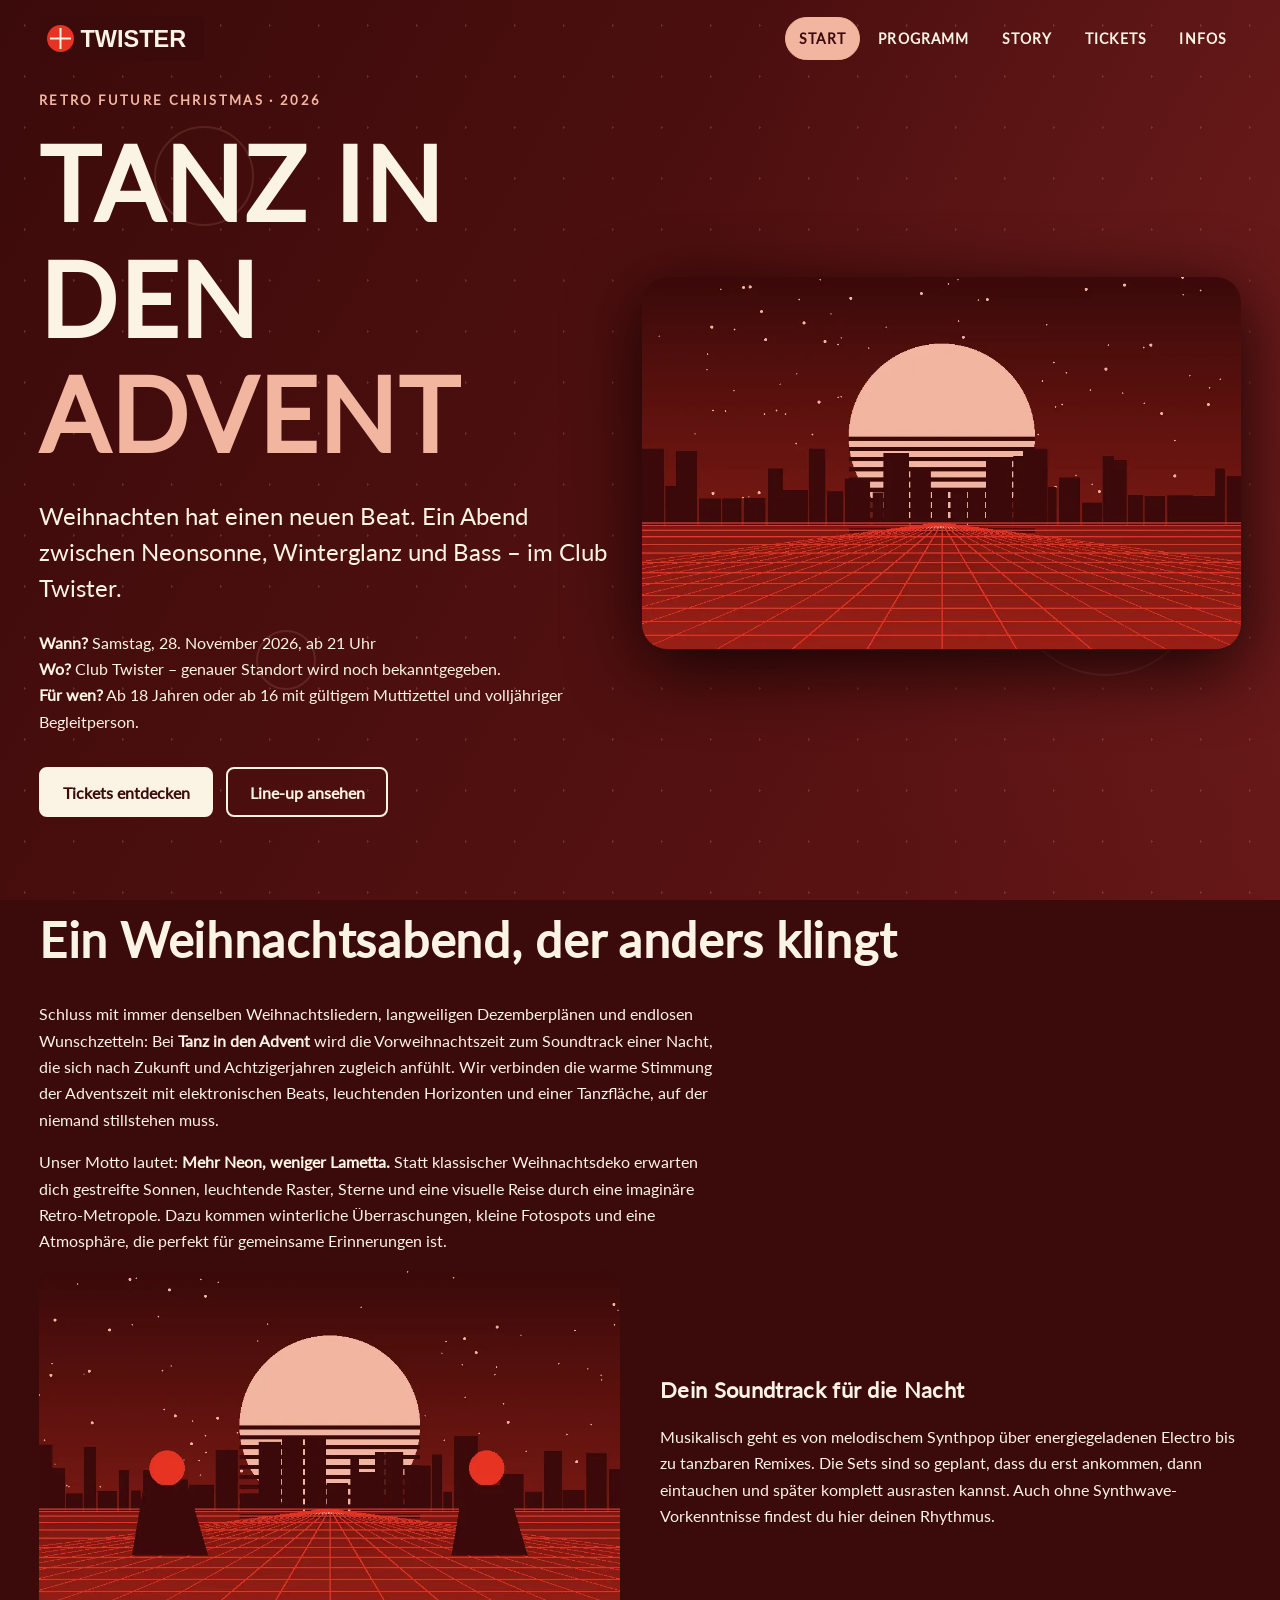
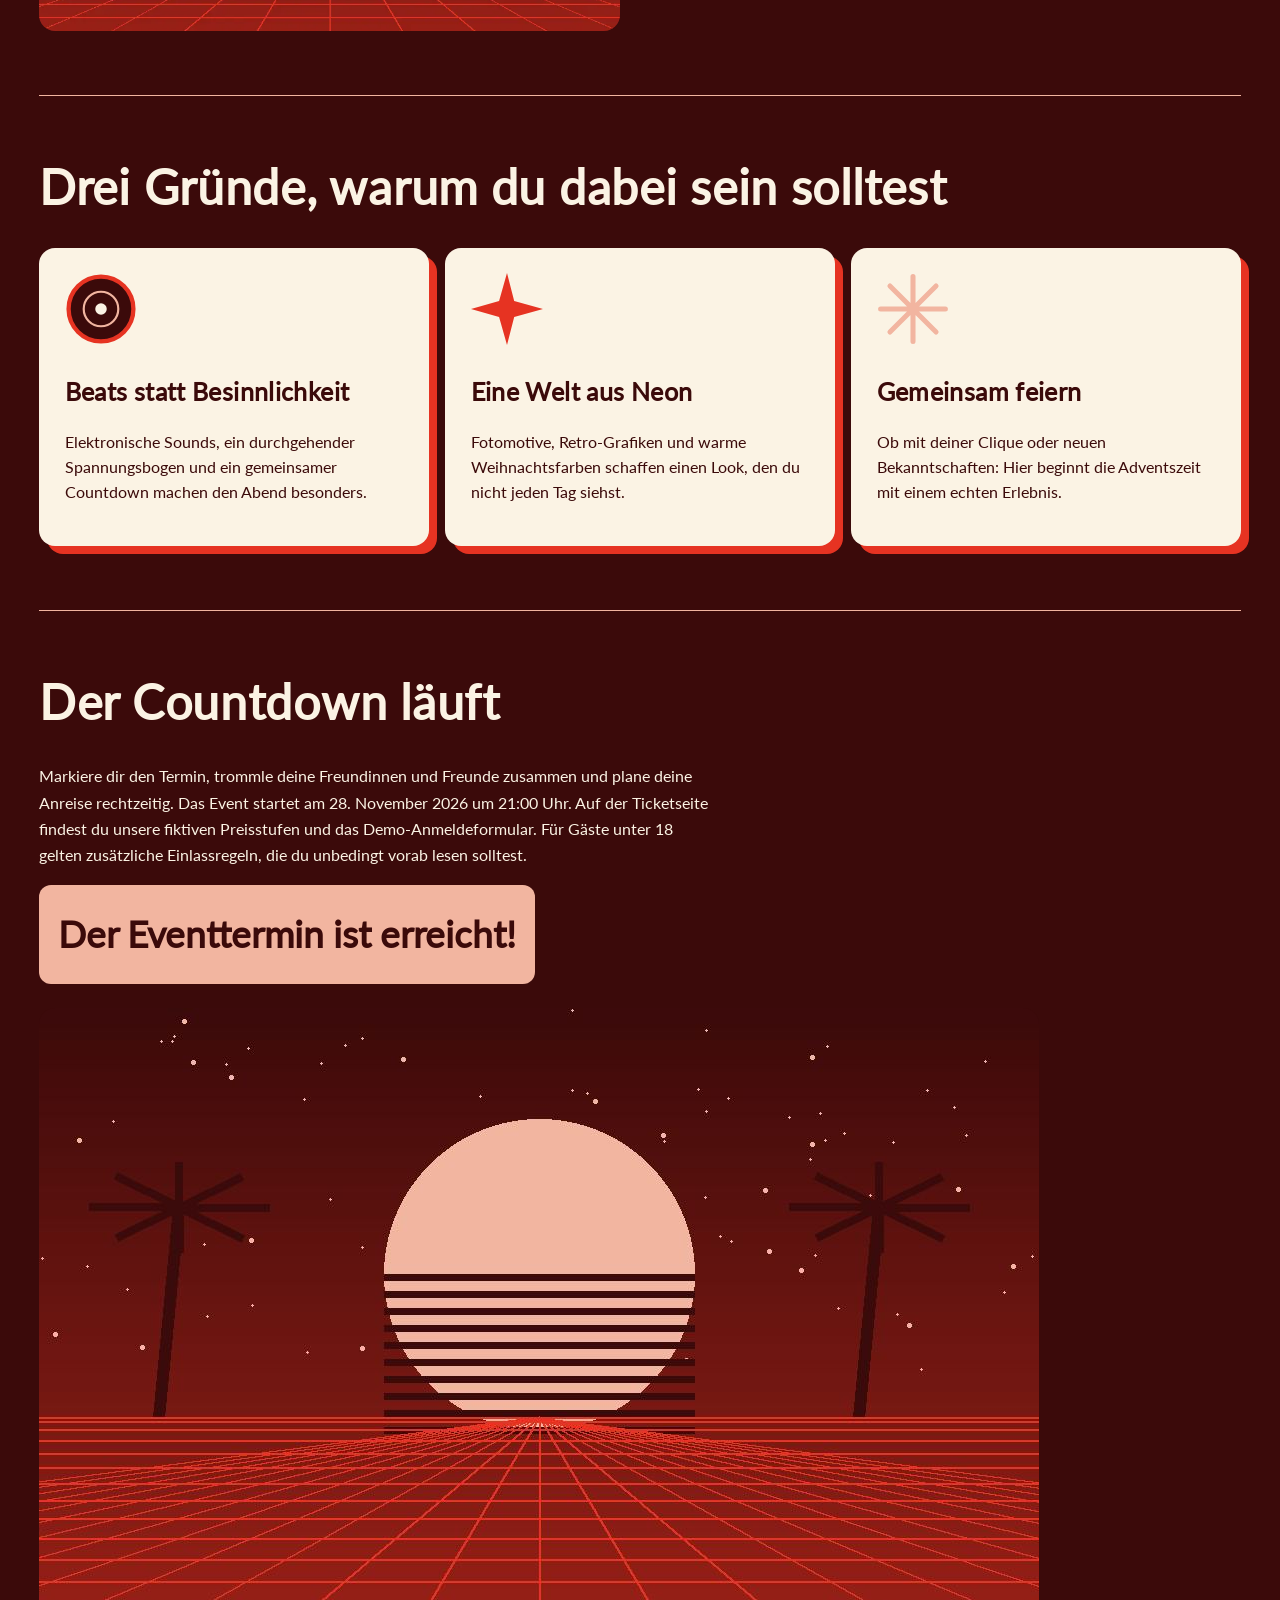
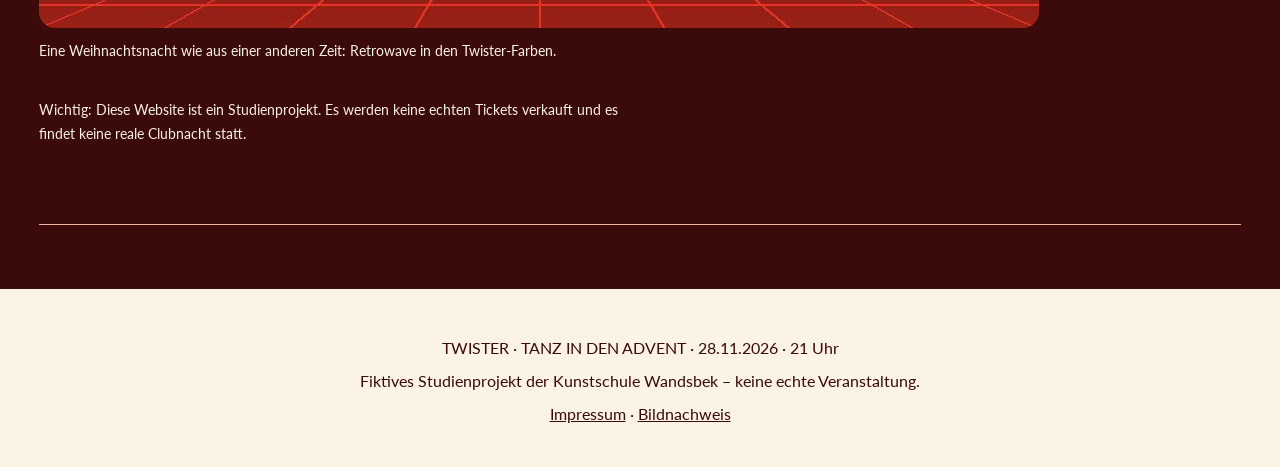
<file: index.html>
<!doctype html><html lang="de"><head><meta charset="utf-8"><meta name="viewport" content="width=device-width,initial-scale=1"><title>Tanz in den Advent – Twister Clubnacht 2026</title><meta name="description" content="Erlebe Tanz in den Advent im fiktiven Twister Club: Synthwave, Weihnachtsstimmung und Neon am 28. November 2026 ab 21 Uhr."><link rel="icon" href="favicon.png" type="image/png"><link rel="apple-touch-icon" href="apple-touch-icon.png" sizes="180x180"><link rel="stylesheet" href="css/style.css"><meta property="og:title" content="Tanz in den Advent | Twister Club"><meta property="og:description" content="Synthwave trifft Weihnachten: 28. November 2026 ab 21 Uhr im fiktiven Club Twister."><meta property="og:image" content="assets/img/og.webp"><script type="application/ld+json">{"@context": "https://schema.org", "@type": "Event", "name": "Tanz in den Advent", "startDate": "2026-11-28T21:00:00+01:00", "location": {"@type": "Place", "name": "Club Twister", "address": {"@type": "PostalAddress", "addressCountry": "DE"}}, "eventAttendanceMode": "https://schema.org/OfflineEventAttendanceMode"}</script></head><body><div class="ambient" aria-hidden="true"><i></i><i></i><i></i></div><a class="skip" href="#main">Zum Inhalt springen</a><header class="site-header"><a class="brand" href="index.html" aria-label="Twister Startseite"><img src="assets/svg/logo.svg" alt="Twister Club" width="165" height="45"></a><button class="menu-toggle" type="button" aria-expanded="false" aria-controls="navigation">Menü ☰</button><nav id="navigation" aria-label="Hauptnavigation"><a href="index.html">Start</a><a href="programm.html">Programm</a><a href="story.html">Story</a><a href="tickets.html">Tickets</a><a href="infos.html">Infos</a></nav></header><main id="main"><div class="hero"><div class="hero-copy"><p class="eyebrow">RETRO FUTURE CHRISTMAS · 2026</p><h1>TANZ IN DEN <em>ADVENT</em></h1><p class="lead">Weihnachten hat einen neuen Beat. Ein Abend zwischen Neonsonne, Winterglanz und Bass – im Club Twister.</p><p><strong>Wann?</strong> <time datetime="2026-11-28T21:00">Samstag, 28. November 2026, ab 21 Uhr</time><br><strong>Wo?</strong> Club Twister – genauer Standort wird noch bekanntgegeben.<br><strong>Für wen?</strong> Ab 18 Jahren oder ab 16 mit gültigem Muttizettel und volljähriger Begleitperson.</p><div class="actions"><a class="button" href="tickets.html">Tickets entdecken</a><a class="button secondary" href="programm.html">Line-up ansehen</a></div></div><div class="hero-art"><img class="zoomable" src="assets/img/hero.webp" alt="Retro-futuristische Stadtsilhouette vor gestreifter Adventssonne" width="1000" height="620"></div></div><section ><h2>Ein Weihnachtsabend, der anders klingt</h2><p>Schluss mit immer denselben Weihnachtsliedern, langweiligen Dezemberplänen und endlosen Wunschzetteln: Bei <strong>Tanz in den Advent</strong> wird die Vorweihnachtszeit zum Soundtrack einer Nacht, die sich nach Zukunft und Achtzigerjahren zugleich anfühlt. Wir verbinden die warme Stimmung der Adventszeit mit elektronischen Beats, leuchtenden Horizonten und einer Tanzfläche, auf der niemand stillstehen muss.</p><p>Unser Motto lautet: <strong>Mehr Neon, weniger Lametta.</strong> Statt klassischer Weihnachtsdeko erwarten dich gestreifte Sonnen, leuchtende Raster, Sterne und eine visuelle Reise durch eine imaginäre Retro-Metropole. Dazu kommen winterliche Überraschungen, kleine Fotospots und eine Atmosphäre, die perfekt für gemeinsame Erinnerungen ist.</p><div class="two-col"><div><img class="zoomable" src="assets/img/dance.webp" alt="Stilisierte tanzende Figuren vor einem Synthwave-Horizont" width="1000" height="620" loading="lazy"></div><div><h3>Dein Soundtrack für die Nacht</h3><p>Musikalisch geht es von melodischem Synthpop über energiegeladenen Electro bis zu tanzbaren Remixes. Die Sets sind so geplant, dass du erst ankommen, dann eintauchen und später komplett ausrasten kannst. Auch ohne Synthwave-Vorkenntnisse findest du hier deinen Rhythmus.</p></div></div></section><section ><h2>Drei Gründe, warum du dabei sein solltest</h2><div class="cards"><article class="tilt"><img src="assets/svg/disc.svg" alt="" width="72" height="72"><h3>Beats statt Besinnlichkeit</h3><p>Elektronische Sounds, ein durchgehender Spannungsbogen und ein gemeinsamer Countdown machen den Abend besonders.</p></article><article class="tilt"><img src="assets/svg/spark.svg" alt="" width="72" height="72"><h3>Eine Welt aus Neon</h3><p>Fotomotive, Retro-Grafiken und warme Weihnachtsfarben schaffen einen Look, den du nicht jeden Tag siehst.</p></article><article class="tilt"><img src="assets/svg/snow.svg" alt="" width="72" height="72"><h3>Gemeinsam feiern</h3><p>Ob mit deiner Clique oder neuen Bekanntschaften: Hier beginnt die Adventszeit mit einem echten Erlebnis.</p></article></div></section><section ><h2>Der Countdown läuft</h2><p>Markiere dir den Termin, trommle deine Freundinnen und Freunde zusammen und plane deine Anreise rechtzeitig. Das Event startet am <time datetime="2026-11-28T21:00">28. November 2026 um 21:00 Uhr</time>. Auf der Ticketseite findest du unsere fiktiven Preisstufen und das Demo-Anmeldeformular. Für Gäste unter 18 gelten zusätzliche Einlassregeln, die du unbedingt vorab lesen solltest.</p><div id="countdown" class="countdown" aria-live="off">Countdown wird geladen …</div><figure><img class="zoomable" src="assets/img/retro.jpg" alt="Palmen und leuchtender Sonnenuntergang im Retrowave-Stil" width="1000" height="620" loading="lazy"><figcaption>Eine Weihnachtsnacht wie aus einer anderen Zeit: Retrowave in den Twister-Farben.</figcaption></figure><p class="small">Wichtig: Diese Website ist ein Studienprojekt. Es werden keine echten Tickets verkauft und es findet keine reale Clubnacht statt.</p></section></main><footer class="site-footer"><p>TWISTER · TANZ IN DEN ADVENT · <time datetime="2026-11-28T21:00">28.11.2026 · 21 Uhr</time></p><p>Fiktives Studienprojekt der Kunstschule Wandsbek – keine echte Veranstaltung.</p><a href="infos.html#impressum">Impressum</a> · <a href="infos.html#bildnachweis">Bildnachweis</a></footer><div class="lightbox" id="lightbox" hidden role="dialog" aria-modal="true" aria-label="Bildansicht"><button class="lightbox-close" type="button" aria-label="Bildansicht schließen">×</button><img alt="Vergrößerte Ansicht" width="1000" height="620"></div><script src="js/main.js" defer></script></body></html>
</file>
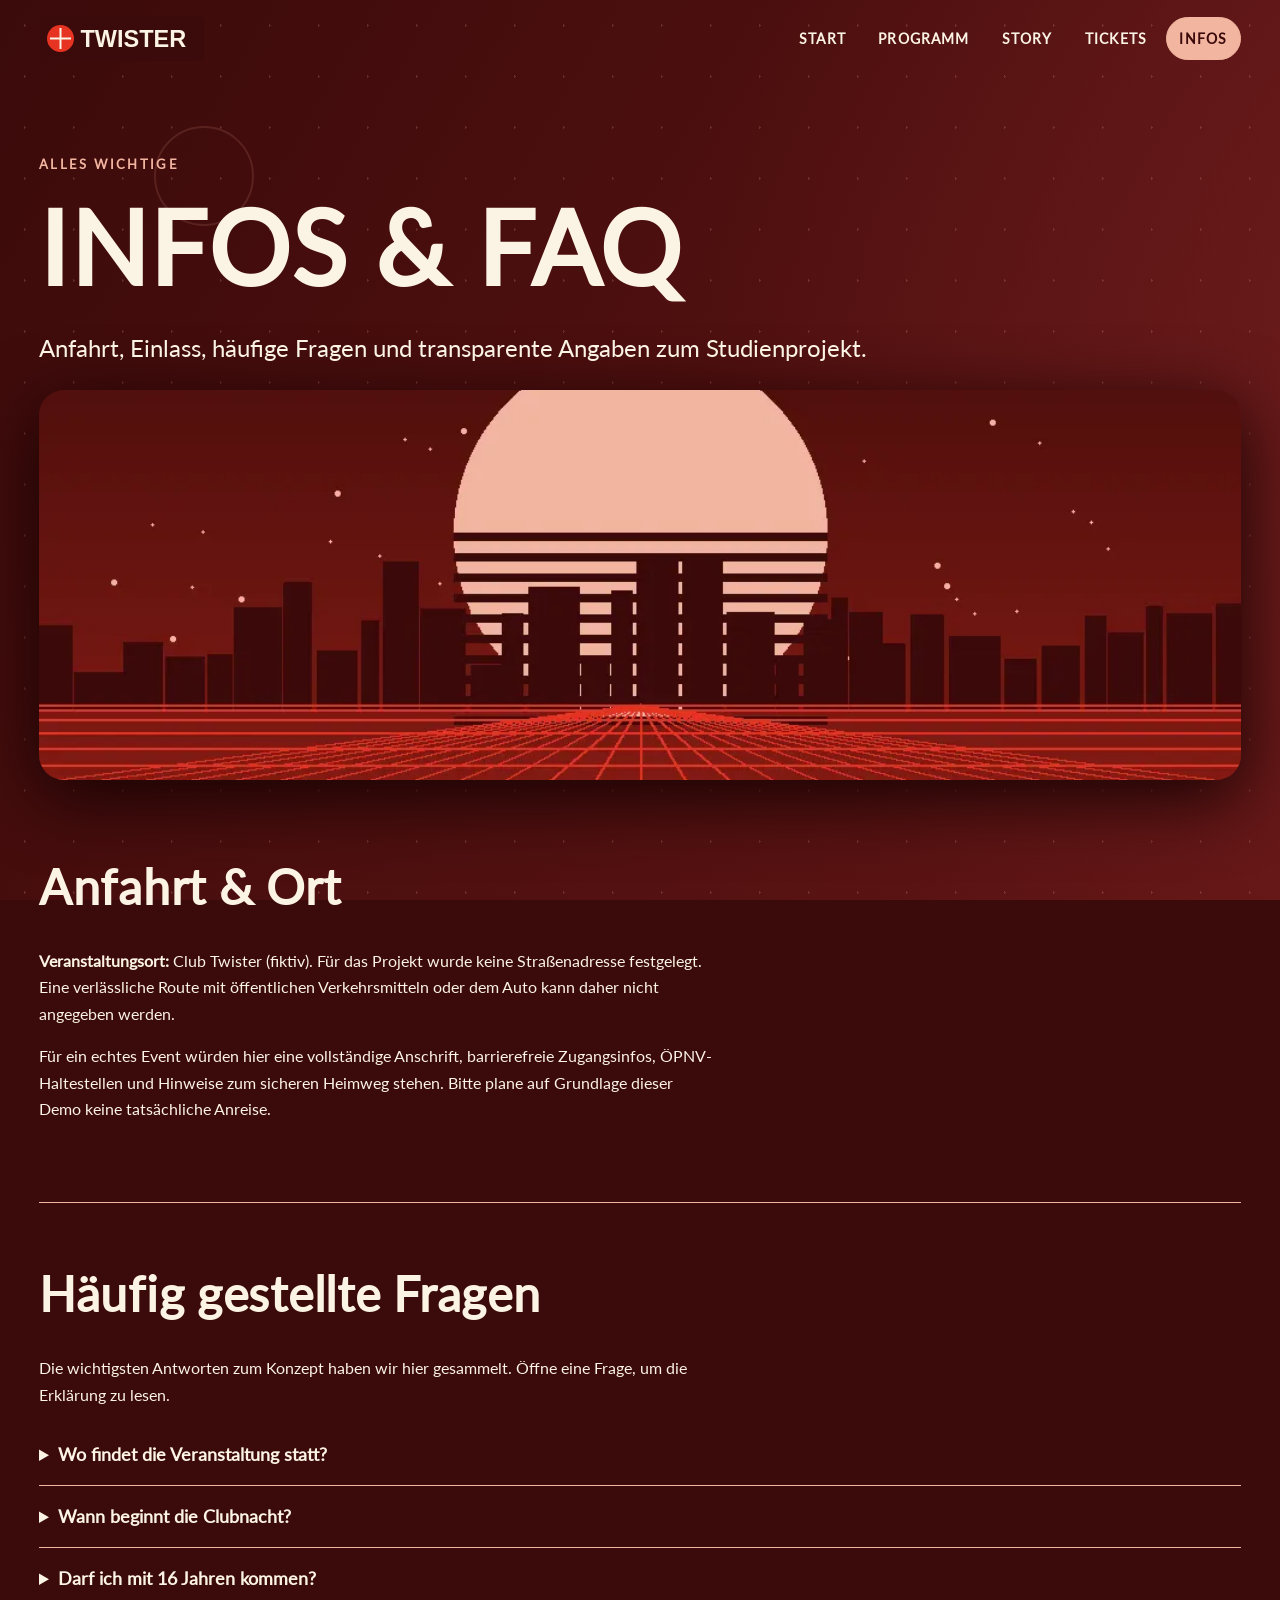
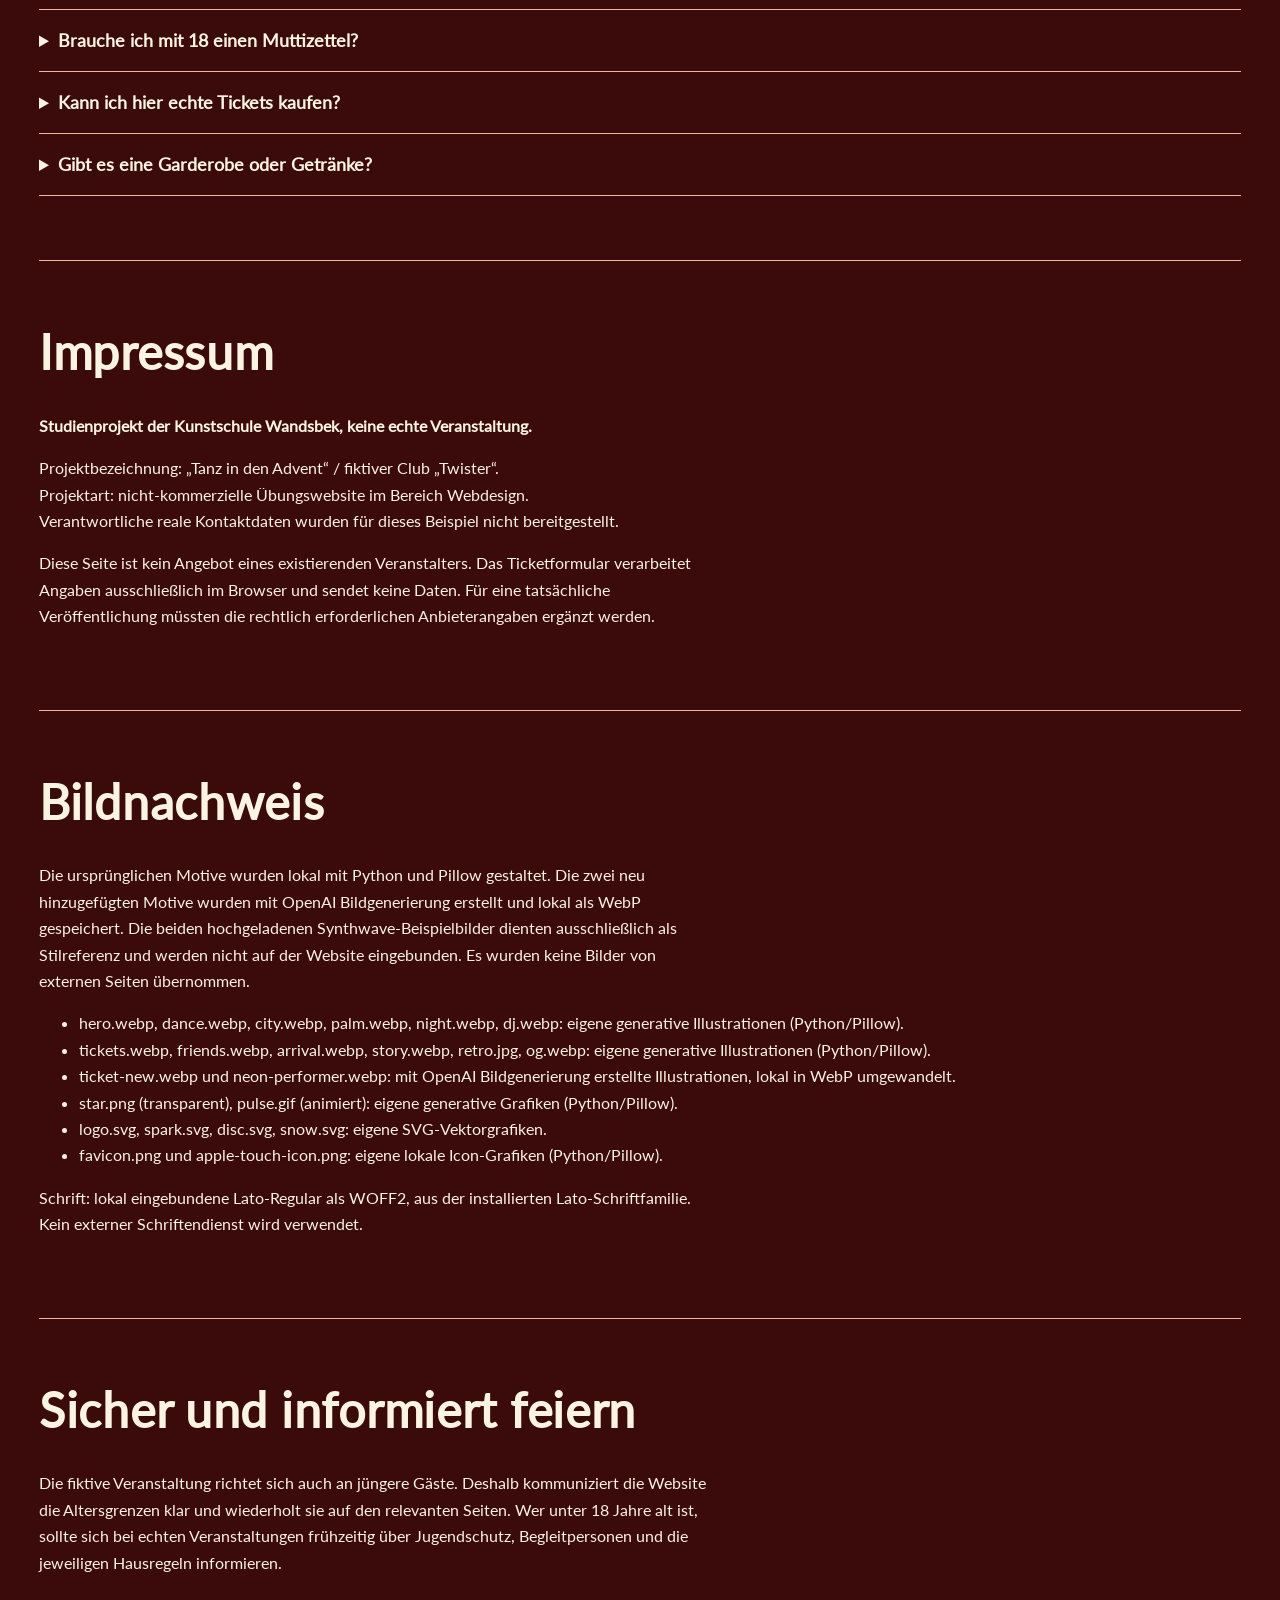
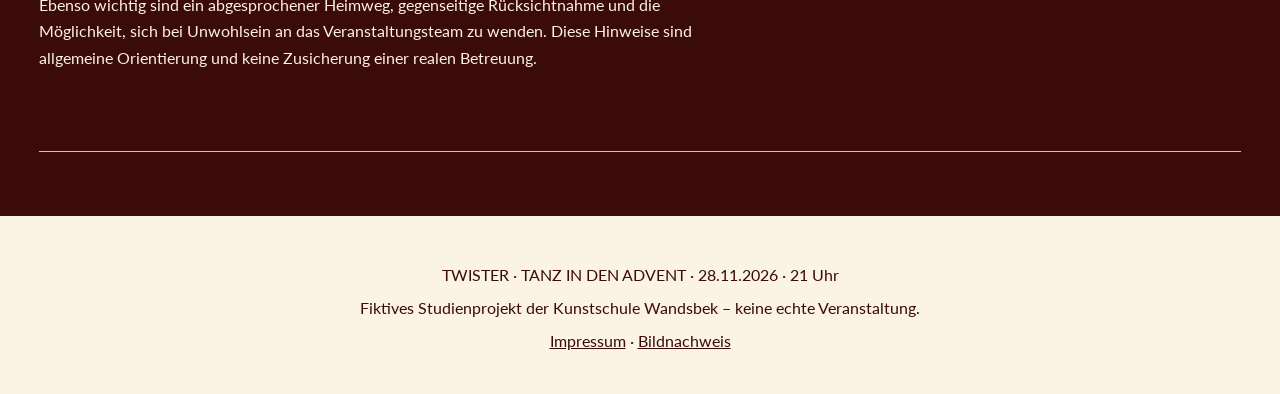
<file: infos.html>
<!doctype html><html lang="de"><head><meta charset="utf-8"><meta name="viewport" content="width=device-width,initial-scale=1"><title>Anfahrt, FAQ & Impressum – Twister Club</title><meta name="description" content="Hier findest du die fiktiven Anfahrtsinfos, Einlassregeln, häufige Fragen, das Impressum und den Bildnachweis zum Twister-Projekt."><link rel="icon" href="favicon.png" type="image/png"><link rel="apple-touch-icon" href="apple-touch-icon.png" sizes="180x180"><link rel="stylesheet" href="css/style.css"></head><body><div class="ambient" aria-hidden="true"><i></i><i></i><i></i></div><a class="skip" href="#main">Zum Inhalt springen</a><header class="site-header"><a class="brand" href="index.html" aria-label="Twister Startseite"><img src="assets/svg/logo.svg" alt="Twister Club" width="165" height="45"></a><button class="menu-toggle" type="button" aria-expanded="false" aria-controls="navigation">Menü ☰</button><nav id="navigation" aria-label="Hauptnavigation"><a href="index.html">Start</a><a href="programm.html">Programm</a><a href="story.html">Story</a><a href="tickets.html">Tickets</a><a href="infos.html">Infos</a></nav></header><main id="main"><div class="page-hero"><p class="eyebrow">ALLES WICHTIGE</p><h1>INFOS &amp; FAQ</h1><p class="lead">Anfahrt, Einlass, häufige Fragen und transparente Angaben zum Studienprojekt.</p><img class="zoomable" src="assets/img/arrival.webp" alt="Retrowave-Stadt mit leuchtendem Horizont als Anfahrtsmotiv" width="1000" height="620"></div><section id="anfahrt"><h2>Anfahrt & Ort</h2><p><strong>Veranstaltungsort:</strong> Club Twister (fiktiv). Für das Projekt wurde keine Straßenadresse festgelegt. Eine verlässliche Route mit öffentlichen Verkehrsmitteln oder dem Auto kann daher nicht angegeben werden.</p><p>Für ein echtes Event würden hier eine vollständige Anschrift, barrierefreie Zugangsinfos, ÖPNV-Haltestellen und Hinweise zum sicheren Heimweg stehen. Bitte plane auf Grundlage dieser Demo keine tatsächliche Anreise.</p></section><section id="faq"><h2>Häufig gestellte Fragen</h2><p>Die wichtigsten Antworten zum Konzept haben wir hier gesammelt. Öffne eine Frage, um die Erklärung zu lesen.</p><details><summary>Wo findet die Veranstaltung statt?</summary><p>Der Club Twister ist für dieses Studienprojekt erfunden. Deshalb gibt es keine reale Adresse und keine tatsächliche Anfahrt.</p></details><details><summary>Wann beginnt die Clubnacht?</summary><p>Im Konzept startet der Einlass am 28. November 2026 um 21 Uhr. Der beispielhafte Programmablauf steht auf der Programmseite.</p></details><details><summary>Darf ich mit 16 Jahren kommen?</summary><p>Im Veranstaltungskonzept ja, aber nur mit gültigem Muttizettel und geeigneter volljähriger erziehungsbeauftragter Begleitperson. Der Einlass ist dadurch nicht automatisch garantiert.</p></details><details><summary>Brauche ich mit 18 einen Muttizettel?</summary><p>Nein. Wer volljährig ist, braucht keinen Muttizettel, aber einen gültigen Ausweis.</p></details><details><summary>Kann ich hier echte Tickets kaufen?</summary><p>Nein. Die Ticketpreise und das Formular sind ausschließlich eine Demo. Es wird nichts verkauft oder versendet.</p></details><details><summary>Gibt es eine Garderobe oder Getränke?</summary><p>Dazu gibt es keine realen Angaben. Die auf der Programmseite erwähnte Garderobe ist Bestandteil des fiktiven Ablaufs.</p></details></section><section id="impressum"><h2>Impressum</h2><p><strong>Studienprojekt der Kunstschule Wandsbek, keine echte Veranstaltung.</strong></p><p>Projektbezeichnung: „Tanz in den Advent“ / fiktiver Club „Twister“.<br>Projektart: nicht-kommerzielle Übungswebsite im Bereich Webdesign.<br>Verantwortliche reale Kontaktdaten wurden für dieses Beispiel nicht bereitgestellt.</p><p>Diese Seite ist kein Angebot eines existierenden Veranstalters. Das Ticketformular verarbeitet Angaben ausschließlich im Browser und sendet keine Daten. Für eine tatsächliche Veröffentlichung müssten die rechtlich erforderlichen Anbieterangaben ergänzt werden.</p></section><section id="bildnachweis"><h2>Bildnachweis</h2><p>Die ursprünglichen Motive wurden lokal mit Python und Pillow gestaltet. Die zwei neu hinzugefügten Motive wurden mit OpenAI Bildgenerierung erstellt und lokal als WebP gespeichert. Die beiden hochgeladenen Synthwave-Beispielbilder dienten ausschließlich als Stilreferenz und werden nicht auf der Website eingebunden. Es wurden keine Bilder von externen Seiten übernommen.</p><ul><li>hero.webp, dance.webp, city.webp, palm.webp, night.webp, dj.webp: eigene generative Illustrationen (Python/Pillow).</li><li>tickets.webp, friends.webp, arrival.webp, story.webp, retro.jpg, og.webp: eigene generative Illustrationen (Python/Pillow).</li><li>ticket-new.webp und neon-performer.webp: mit OpenAI Bildgenerierung erstellte Illustrationen, lokal in WebP umgewandelt.</li><li>star.png (transparent), pulse.gif (animiert): eigene generative Grafiken (Python/Pillow).</li><li>logo.svg, spark.svg, disc.svg, snow.svg: eigene SVG-Vektorgrafiken.</li><li>favicon.png und apple-touch-icon.png: eigene lokale Icon-Grafiken (Python/Pillow).</li></ul><p>Schrift: lokal eingebundene Lato-Regular als WOFF2, aus der installierten Lato-Schriftfamilie. Kein externer Schriftendienst wird verwendet.</p></section><section ><h2>Sicher und informiert feiern</h2><p>Die fiktive Veranstaltung richtet sich auch an jüngere Gäste. Deshalb kommuniziert die Website die Altersgrenzen klar und wiederholt sie auf den relevanten Seiten. Wer unter 18 Jahre alt ist, sollte sich bei echten Veranstaltungen frühzeitig über Jugendschutz, Begleitpersonen und die jeweiligen Hausregeln informieren.</p><p>Ebenso wichtig sind ein abgesprochener Heimweg, gegenseitige Rücksichtnahme und die Möglichkeit, sich bei Unwohlsein an das Veranstaltungsteam zu wenden. Diese Hinweise sind allgemeine Orientierung und keine Zusicherung einer realen Betreuung.</p></section></main><footer class="site-footer"><p>TWISTER · TANZ IN DEN ADVENT · <time datetime="2026-11-28T21:00">28.11.2026 · 21 Uhr</time></p><p>Fiktives Studienprojekt der Kunstschule Wandsbek – keine echte Veranstaltung.</p><a href="infos.html#impressum">Impressum</a> · <a href="infos.html#bildnachweis">Bildnachweis</a></footer><div class="lightbox" id="lightbox" hidden role="dialog" aria-modal="true" aria-label="Bildansicht"><button class="lightbox-close" type="button" aria-label="Bildansicht schließen">×</button><img alt="Vergrößerte Ansicht" width="1000" height="620"></div><script src="js/main.js" defer></script></body></html>
</file>
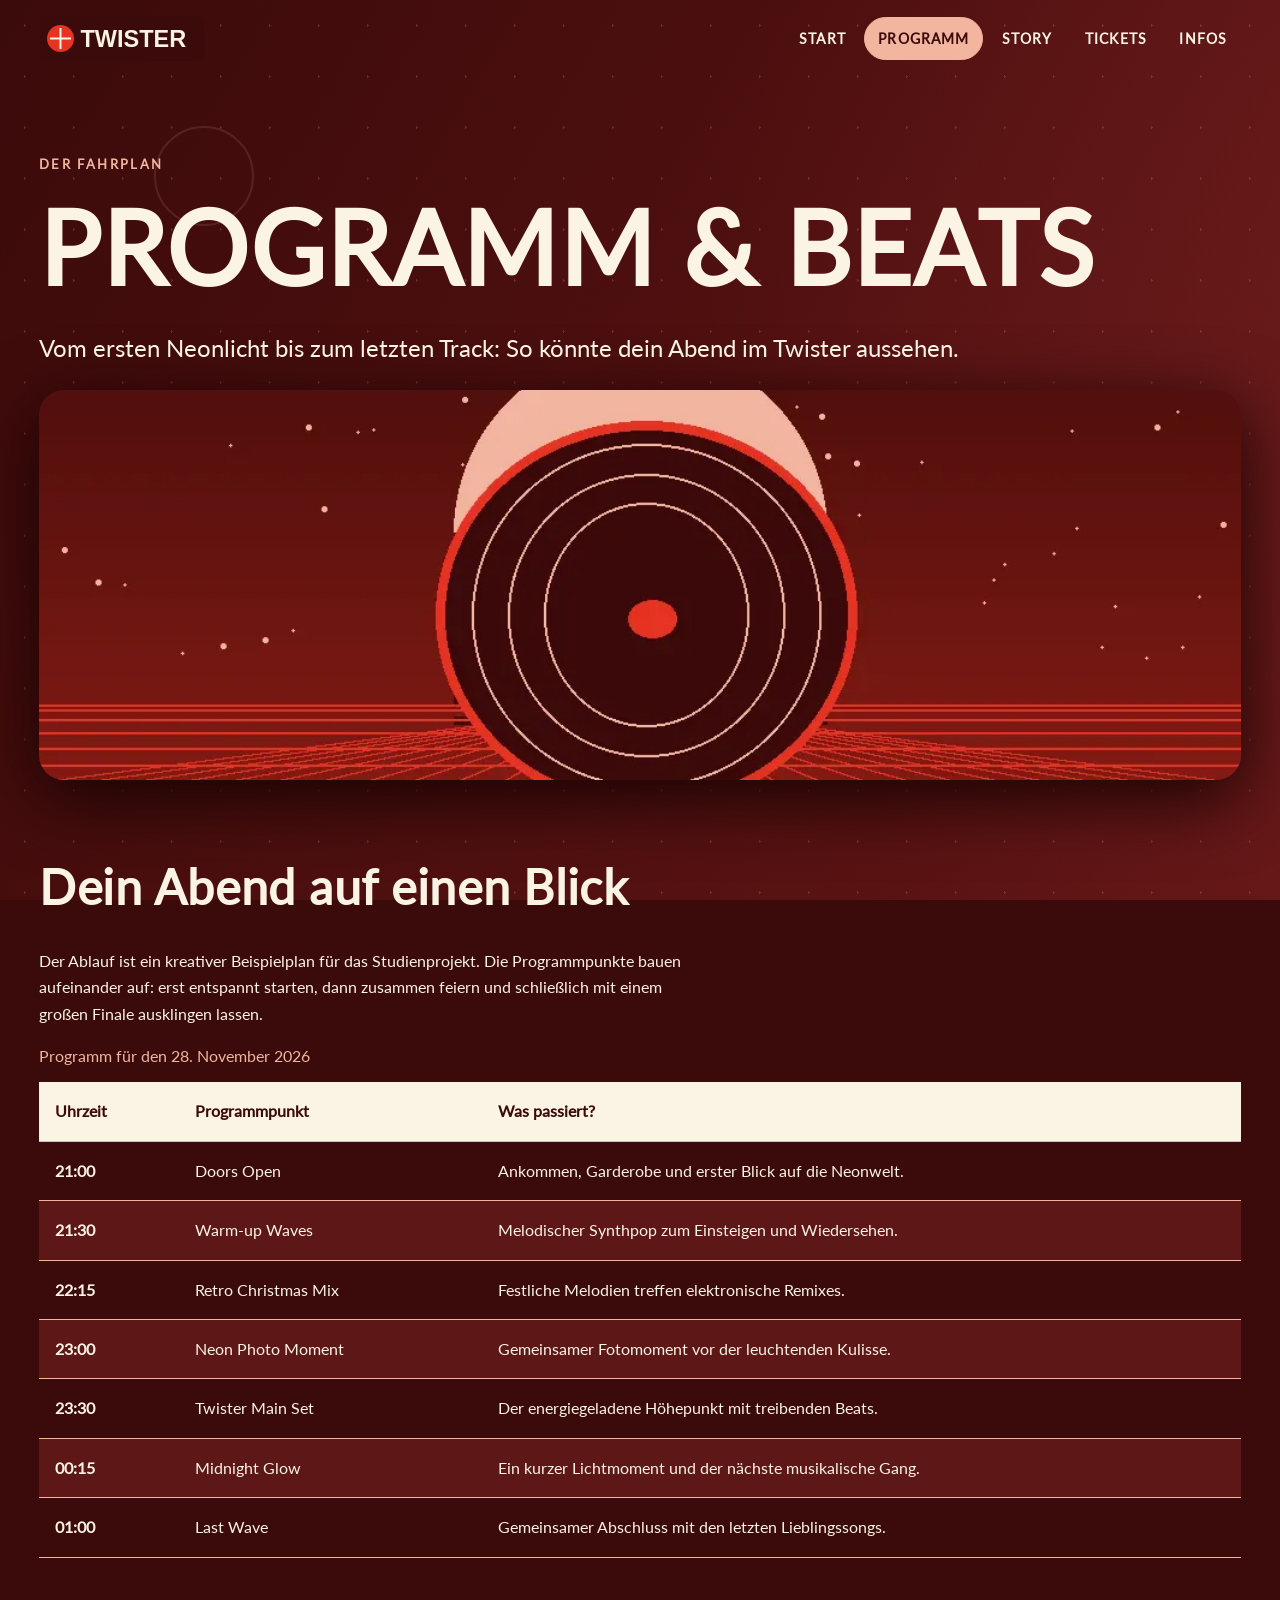
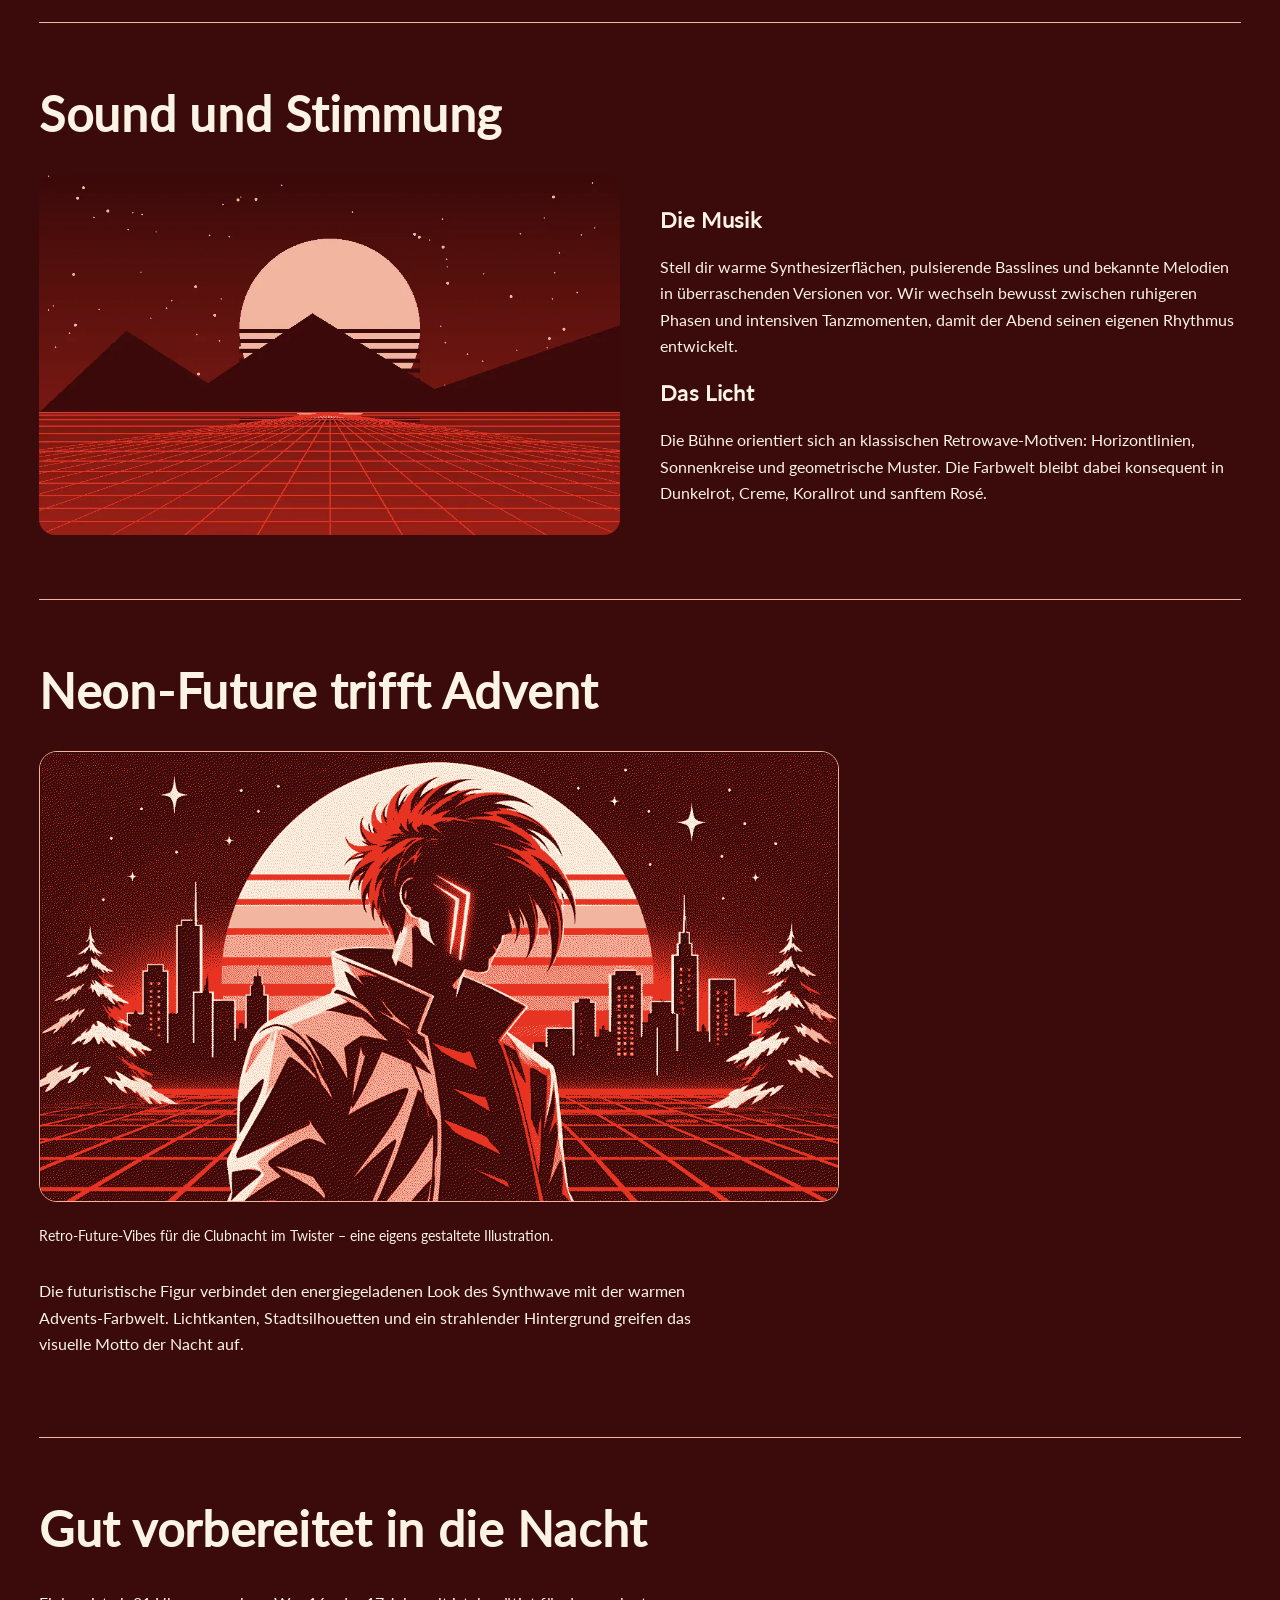
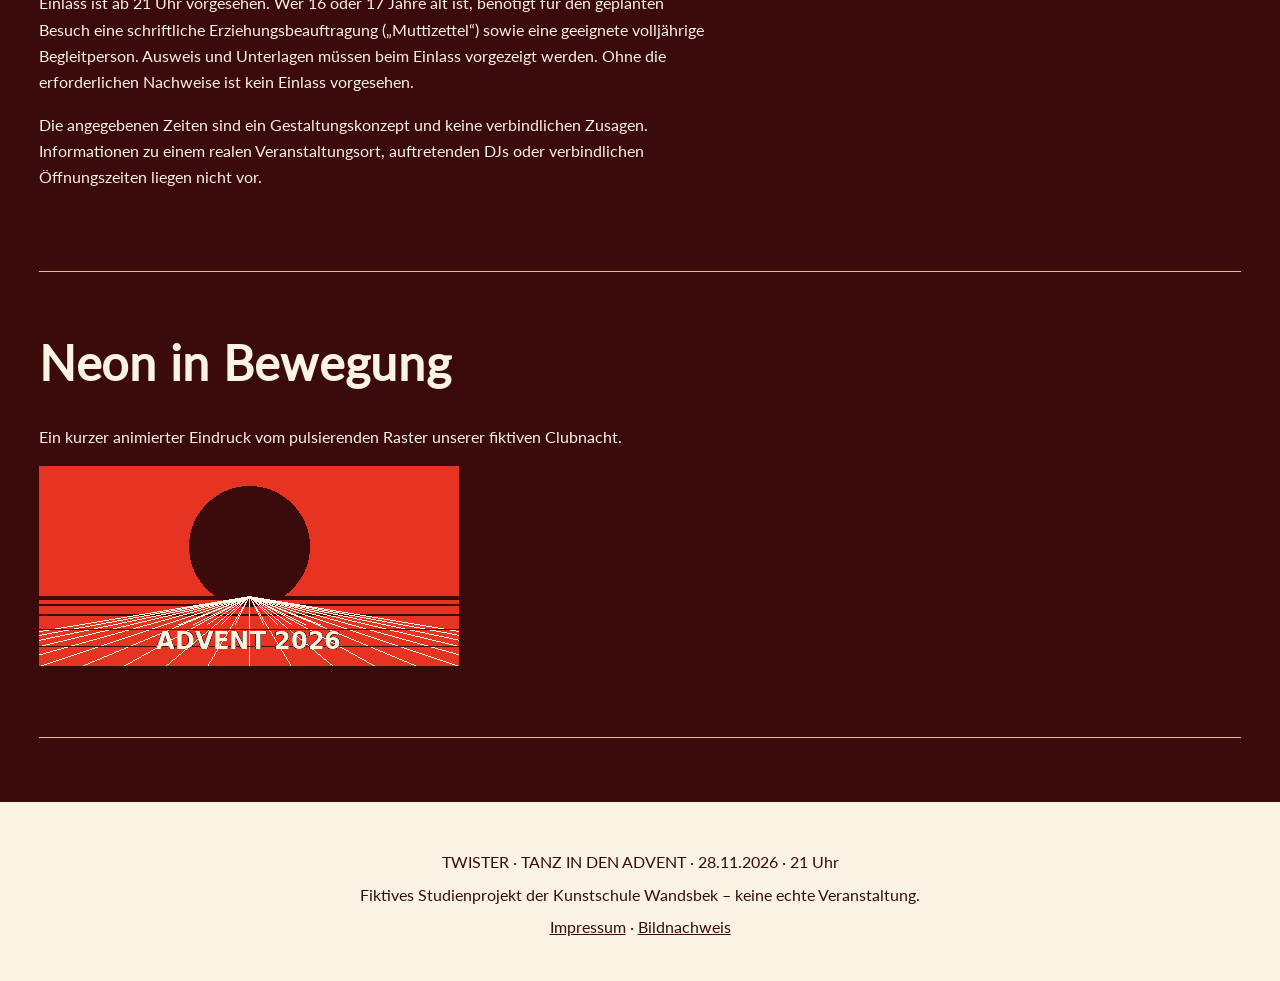
<file: programm.html>
<!doctype html><html lang="de"><head><meta charset="utf-8"><meta name="viewport" content="width=device-width,initial-scale=1"><title>Programm & Line-up – Tanz in den Advent</title><meta name="description" content="Entdecke den fiktiven Ablauf von Tanz in den Advent im Club Twister: Warm-up, Synthwave-Sets, Fotomomente und Neon-Finale."><link rel="icon" href="favicon.png" type="image/png"><link rel="apple-touch-icon" href="apple-touch-icon.png" sizes="180x180"><link rel="stylesheet" href="css/style.css"></head><body><div class="ambient" aria-hidden="true"><i></i><i></i><i></i></div><a class="skip" href="#main">Zum Inhalt springen</a><header class="site-header"><a class="brand" href="index.html" aria-label="Twister Startseite"><img src="assets/svg/logo.svg" alt="Twister Club" width="165" height="45"></a><button class="menu-toggle" type="button" aria-expanded="false" aria-controls="navigation">Menü ☰</button><nav id="navigation" aria-label="Hauptnavigation"><a href="index.html">Start</a><a href="programm.html">Programm</a><a href="story.html">Story</a><a href="tickets.html">Tickets</a><a href="infos.html">Infos</a></nav></header><main id="main"><div class="page-hero"><p class="eyebrow">DER FAHRPLAN</p><h1>PROGRAMM &amp; BEATS</h1><p class="lead">Vom ersten Neonlicht bis zum letzten Track: So könnte dein Abend im Twister aussehen.</p><img class="zoomable" src="assets/img/dj.webp" alt="Grafische Schallplatte vor einem Synthwave-Sonnenuntergang" width="1000" height="620"></div><section ><h2>Dein Abend auf einen Blick</h2><p>Der Ablauf ist ein kreativer Beispielplan für das Studienprojekt. Die Programmpunkte bauen aufeinander auf: erst entspannt starten, dann zusammen feiern und schließlich mit einem großen Finale ausklingen lassen.</p><div class="table-wrap"><table><caption>Programm für den 28. November 2026</caption><thead><tr><th scope="col">Uhrzeit</th><th scope="col">Programmpunkt</th><th scope="col">Was passiert?</th></tr></thead><tbody><tr><th scope="row"><time datetime="2026-11-28T21:00">21:00</time></th><td>Doors Open</td><td>Ankommen, Garderobe und erster Blick auf die Neonwelt.</td></tr><tr><th scope="row"><time datetime="2026-11-28T21:30">21:30</time></th><td>Warm-up Waves</td><td>Melodischer Synthpop zum Einsteigen und Wiedersehen.</td></tr><tr><th scope="row"><time datetime="2026-11-28T22:15">22:15</time></th><td>Retro Christmas Mix</td><td>Festliche Melodien treffen elektronische Remixes.</td></tr><tr><th scope="row"><time datetime="2026-11-28T23:00">23:00</time></th><td>Neon Photo Moment</td><td>Gemeinsamer Fotomoment vor der leuchtenden Kulisse.</td></tr><tr><th scope="row"><time datetime="2026-11-28T23:30">23:30</time></th><td>Twister Main Set</td><td>Der energiegeladene Höhepunkt mit treibenden Beats.</td></tr><tr><th scope="row"><time datetime="2026-11-29T00:15">00:15</time></th><td>Midnight Glow</td><td>Ein kurzer Lichtmoment und der nächste musikalische Gang.</td></tr><tr><th scope="row"><time datetime="2026-11-29T01:00">01:00</time></th><td>Last Wave</td><td>Gemeinsamer Abschluss mit den letzten Lieblingssongs.</td></tr></tbody></table></div></section><section ><h2>Sound und Stimmung</h2><div class="two-col"><img class="zoomable" src="assets/img/night.webp" alt="Bergsilhouette und Rasterboden in einer Retrowave-Landschaft" width="1000" height="620" loading="lazy"><div><h3>Die Musik</h3><p>Stell dir warme Synthesizerflächen, pulsierende Basslines und bekannte Melodien in überraschenden Versionen vor. Wir wechseln bewusst zwischen ruhigeren Phasen und intensiven Tanzmomenten, damit der Abend seinen eigenen Rhythmus entwickelt.</p><h3>Das Licht</h3><p>Die Bühne orientiert sich an klassischen Retrowave-Motiven: Horizontlinien, Sonnenkreise und geometrische Muster. Die Farbwelt bleibt dabei konsequent in Dunkelrot, Creme, Korallrot und sanftem Rosé.</p></div></div></section><section class="performer-section"><h2>Neon-Future trifft Advent</h2><figure><img class="zoomable performer-image" src="assets/img/neon-performer.webp" alt="Futuristische Figur mit leuchtenden Konturen vor einer korallroten Synthwave-Stadtkulisse" width="1100" height="700" loading="lazy"><figcaption>Retro-Future-Vibes für die Clubnacht im Twister – eine eigens gestaltete Illustration.</figcaption></figure><p>Die futuristische Figur verbindet den energiegeladenen Look des Synthwave mit der warmen Advents-Farbwelt. Lichtkanten, Stadtsilhouetten und ein strahlender Hintergrund greifen das visuelle Motto der Nacht auf.</p></section><section ><h2>Gut vorbereitet in die Nacht</h2><p>Einlass ist ab 21 Uhr vorgesehen. Wer 16 oder 17 Jahre alt ist, benötigt für den geplanten Besuch eine schriftliche Erziehungsbeauftragung („Muttizettel“) sowie eine geeignete volljährige Begleitperson. Ausweis und Unterlagen müssen beim Einlass vorgezeigt werden. Ohne die erforderlichen Nachweise ist kein Einlass vorgesehen.</p><p>Die angegebenen Zeiten sind ein Gestaltungskonzept und keine verbindlichen Zusagen. Informationen zu einem realen Veranstaltungsort, auftretenden DJs oder verbindlichen Öffnungszeiten liegen nicht vor.</p></section><section><h2>Neon in Bewegung</h2><p>Ein kurzer animierter Eindruck vom pulsierenden Raster unserer fiktiven Clubnacht.</p><img src="assets/img/pulse.gif" alt="Animierter Adventsschriftzug über einem leuchtenden Raster" width="420" height="200" loading="lazy"></section></main><footer class="site-footer"><p>TWISTER · TANZ IN DEN ADVENT · <time datetime="2026-11-28T21:00">28.11.2026 · 21 Uhr</time></p><p>Fiktives Studienprojekt der Kunstschule Wandsbek – keine echte Veranstaltung.</p><a href="infos.html#impressum">Impressum</a> · <a href="infos.html#bildnachweis">Bildnachweis</a></footer><div class="lightbox" id="lightbox" hidden role="dialog" aria-modal="true" aria-label="Bildansicht"><button class="lightbox-close" type="button" aria-label="Bildansicht schließen">×</button><img alt="Vergrößerte Ansicht" width="1000" height="620"></div><script src="js/main.js" defer></script></body></html>
</file>
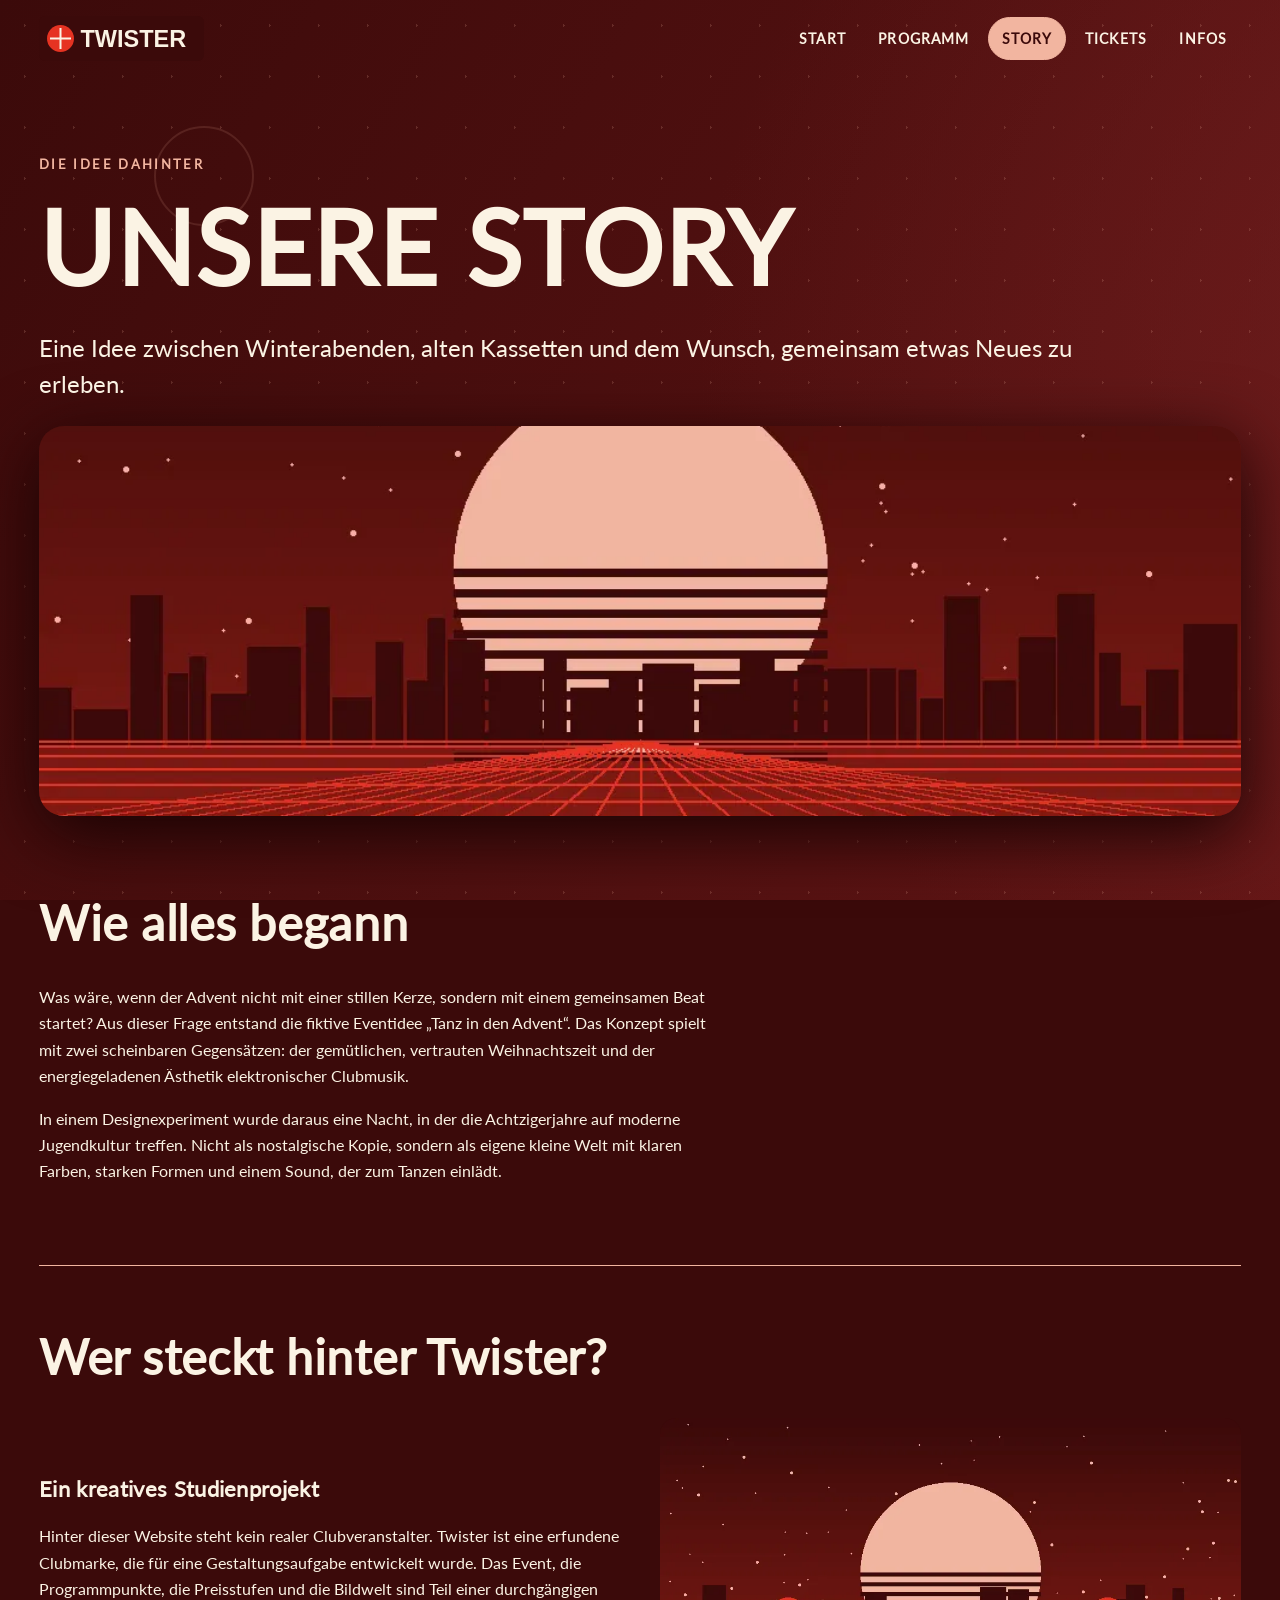
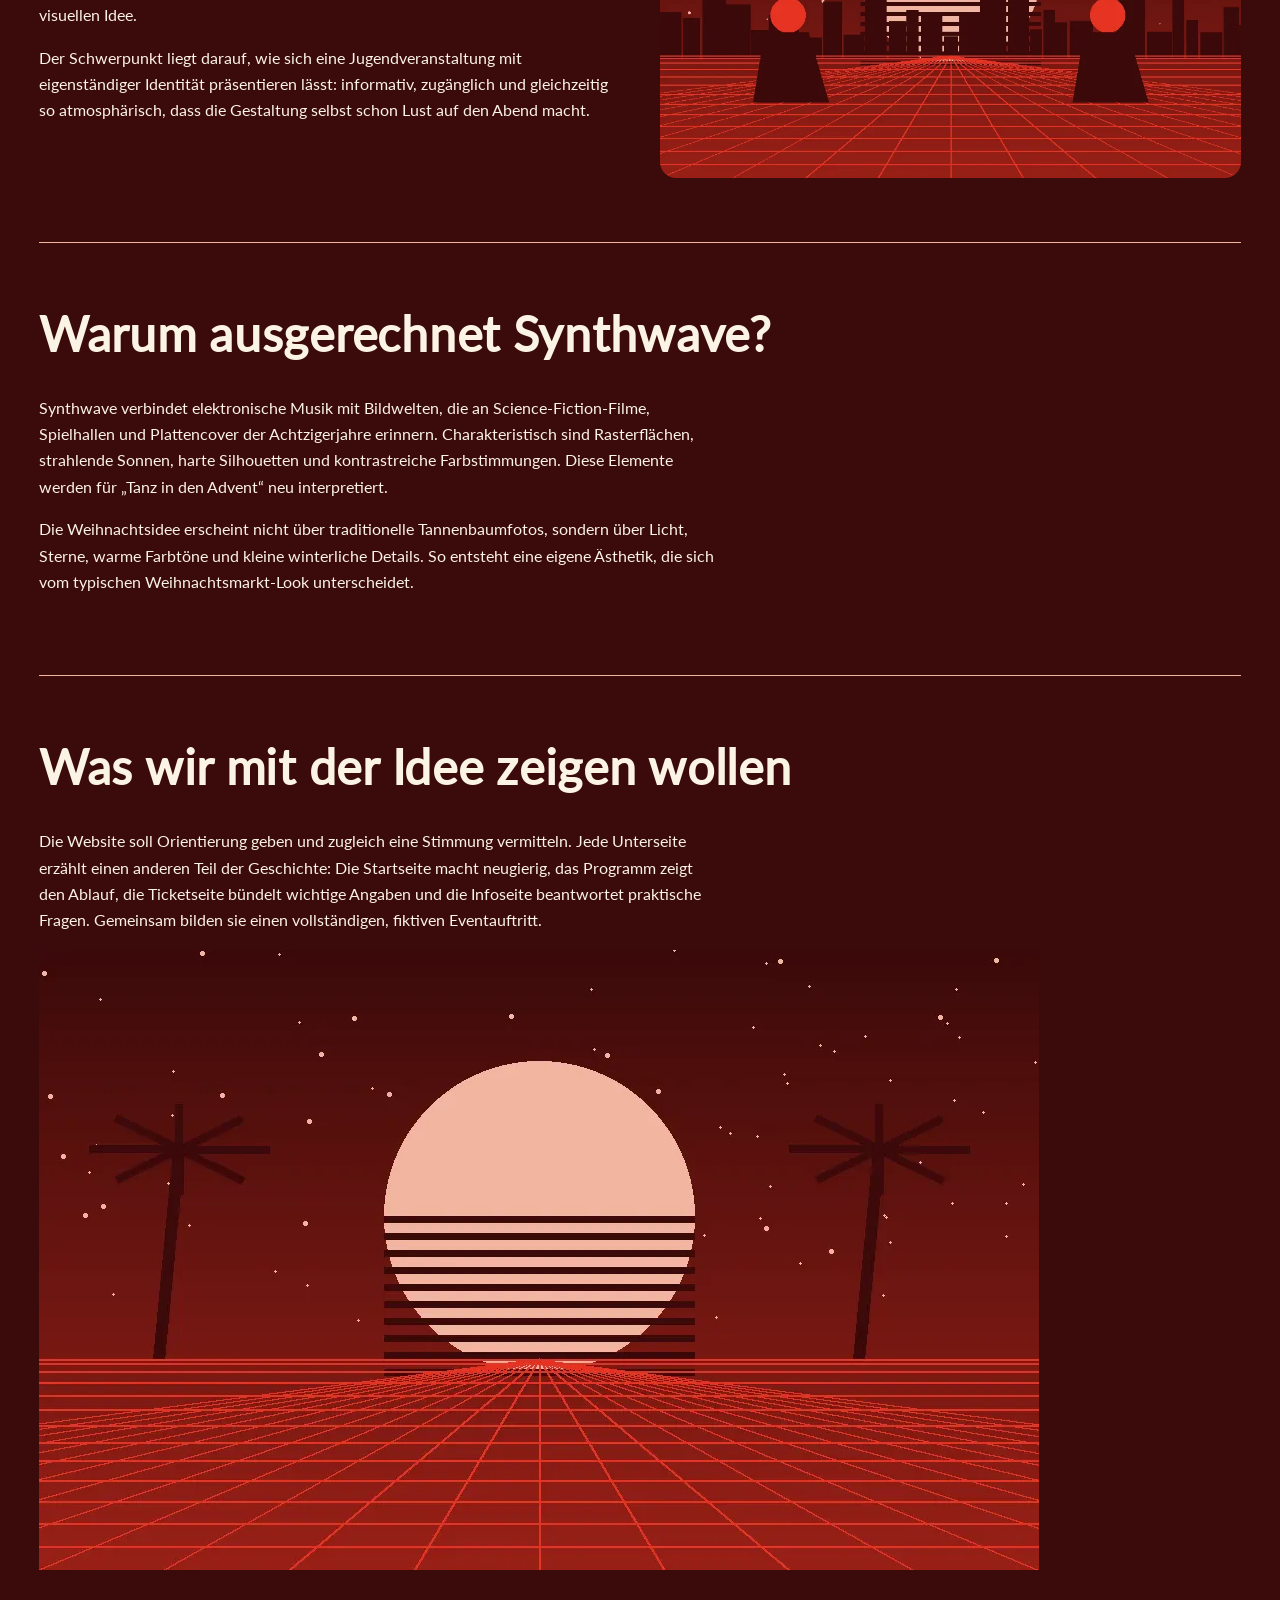
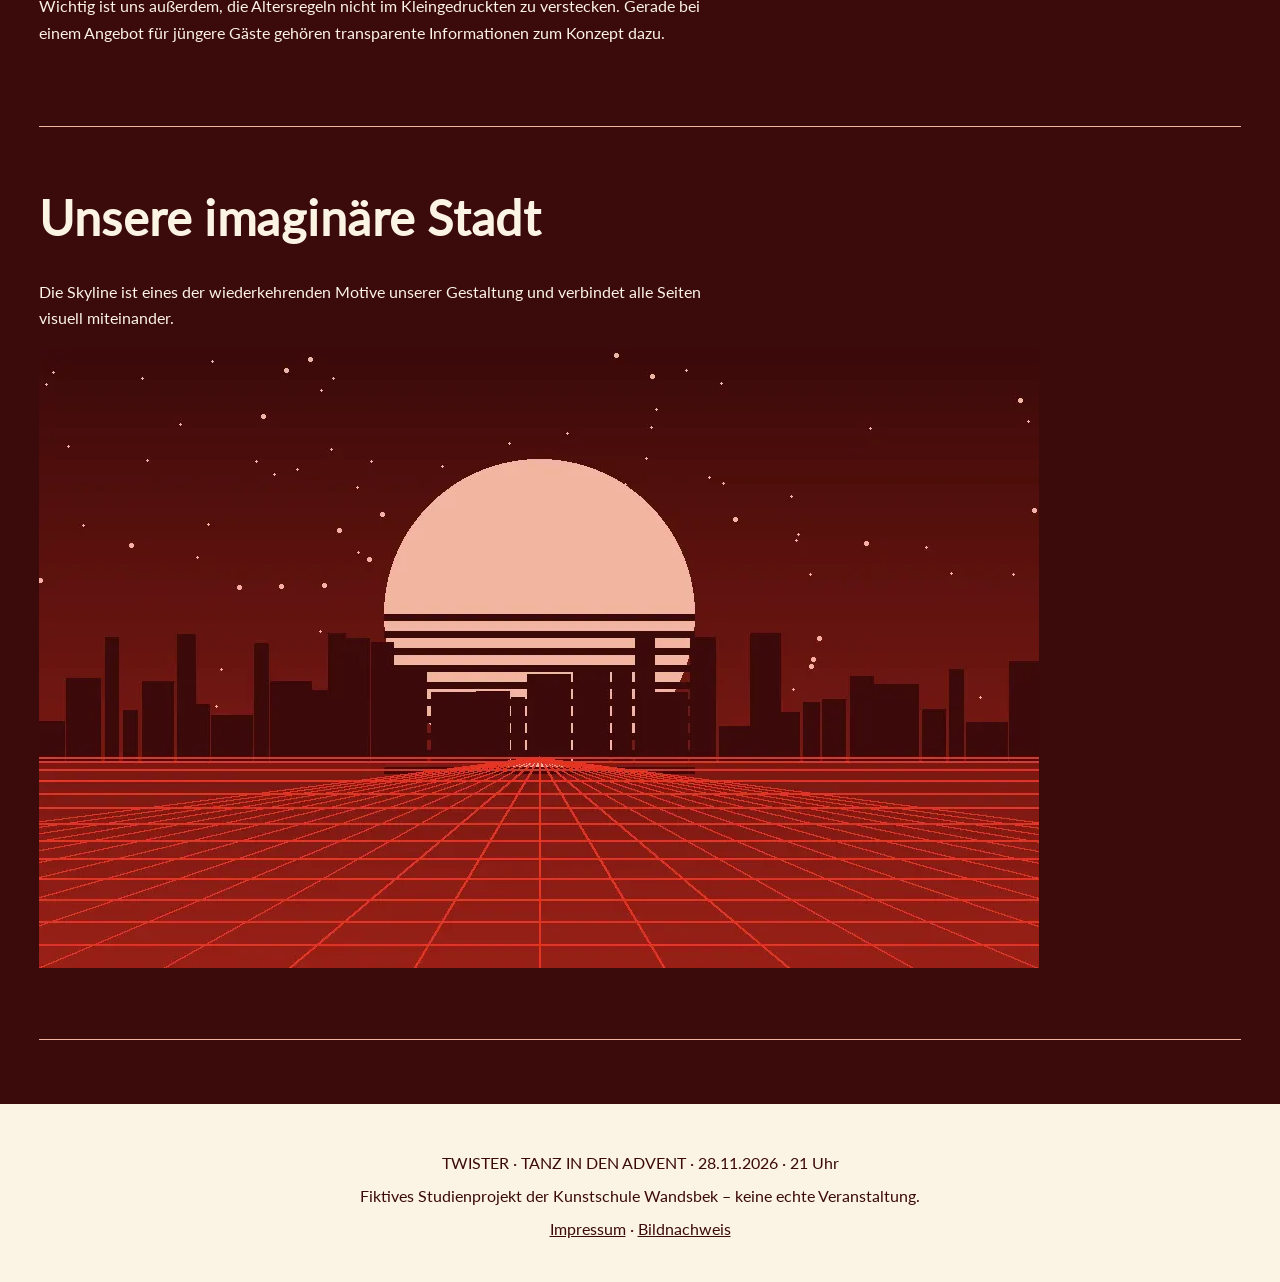
<file: story.html>
<!doctype html><html lang="de"><head><meta charset="utf-8"><meta name="viewport" content="width=device-width,initial-scale=1"><title>Unsere Story – Twister Tanz in den Advent</title><meta name="description" content="Erfahre, wie die fiktive Twister-Clubnacht entstand und warum Synthwave, Neonfarben und Weihnachtsstimmung zusammenpassen."><link rel="icon" href="favicon.png" type="image/png"><link rel="apple-touch-icon" href="apple-touch-icon.png" sizes="180x180"><link rel="stylesheet" href="css/style.css"></head><body><div class="ambient" aria-hidden="true"><i></i><i></i><i></i></div><a class="skip" href="#main">Zum Inhalt springen</a><header class="site-header"><a class="brand" href="index.html" aria-label="Twister Startseite"><img src="assets/svg/logo.svg" alt="Twister Club" width="165" height="45"></a><button class="menu-toggle" type="button" aria-expanded="false" aria-controls="navigation">Menü ☰</button><nav id="navigation" aria-label="Hauptnavigation"><a href="index.html">Start</a><a href="programm.html">Programm</a><a href="story.html">Story</a><a href="tickets.html">Tickets</a><a href="infos.html">Infos</a></nav></header><main id="main"><div class="page-hero"><p class="eyebrow">DIE IDEE DAHINTER</p><h1>UNSERE STORY</h1><p class="lead">Eine Idee zwischen Winterabenden, alten Kassetten und dem Wunsch, gemeinsam etwas Neues zu erleben.</p><img class="zoomable" src="assets/img/story.webp" alt="Sonnenkreis und geometrischer Horizont als Retro-Future-Illustration" width="1000" height="620"></div><section ><h2>Wie alles begann</h2><p>Was wäre, wenn der Advent nicht mit einer stillen Kerze, sondern mit einem gemeinsamen Beat startet? Aus dieser Frage entstand die fiktive Eventidee „Tanz in den Advent“. Das Konzept spielt mit zwei scheinbaren Gegensätzen: der gemütlichen, vertrauten Weihnachtszeit und der energiegeladenen Ästhetik elektronischer Clubmusik.</p><p>In einem Designexperiment wurde daraus eine Nacht, in der die Achtzigerjahre auf moderne Jugendkultur treffen. Nicht als nostalgische Kopie, sondern als eigene kleine Welt mit klaren Farben, starken Formen und einem Sound, der zum Tanzen einlädt.</p></section><section ><h2>Wer steckt hinter Twister?</h2><div class="two-col"><div><h3>Ein kreatives Studienprojekt</h3><p>Hinter dieser Website steht kein realer Clubveranstalter. Twister ist eine erfundene Clubmarke, die für eine Gestaltungsaufgabe entwickelt wurde. Das Event, die Programmpunkte, die Preisstufen und die Bildwelt sind Teil einer durchgängigen visuellen Idee.</p><p>Der Schwerpunkt liegt darauf, wie sich eine Jugendveranstaltung mit eigenständiger Identität präsentieren lässt: informativ, zugänglich und gleichzeitig so atmosphärisch, dass die Gestaltung selbst schon Lust auf den Abend macht.</p></div><img class="zoomable" src="assets/img/friends.webp" alt="Abstrakte Silhouetten zweier Feiernder in roter Neonlandschaft" width="1000" height="620" loading="lazy"></div></section><section ><h2>Warum ausgerechnet Synthwave?</h2><p>Synthwave verbindet elektronische Musik mit Bildwelten, die an Science-Fiction-Filme, Spielhallen und Plattencover der Achtzigerjahre erinnern. Charakteristisch sind Rasterflächen, strahlende Sonnen, harte Silhouetten und kontrastreiche Farbstimmungen. Diese Elemente werden für „Tanz in den Advent“ neu interpretiert.</p><p>Die Weihnachtsidee erscheint nicht über traditionelle Tannenbaumfotos, sondern über Licht, Sterne, warme Farbtöne und kleine winterliche Details. So entsteht eine eigene Ästhetik, die sich vom typischen Weihnachtsmarkt-Look unterscheidet.</p></section><section ><h2>Was wir mit der Idee zeigen wollen</h2><p>Die Website soll Orientierung geben und zugleich eine Stimmung vermitteln. Jede Unterseite erzählt einen anderen Teil der Geschichte: Die Startseite macht neugierig, das Programm zeigt den Ablauf, die Ticketseite bündelt wichtige Angaben und die Infoseite beantwortet praktische Fragen. Gemeinsam bilden sie einen vollständigen, fiktiven Eventauftritt.</p><img class="zoomable" src="assets/img/palm.webp" alt="Stilisierte Palmen vor Sonnenuntergang und Rasterboden" width="1000" height="620" loading="lazy"><p>Wichtig ist uns außerdem, die Altersregeln nicht im Kleingedruckten zu verstecken. Gerade bei einem Angebot für jüngere Gäste gehören transparente Informationen zum Konzept dazu.</p></section><section><h2>Unsere imaginäre Stadt</h2><p>Die Skyline ist eines der wiederkehrenden Motive unserer Gestaltung und verbindet alle Seiten visuell miteinander.</p><img class="zoomable" src="assets/img/city.webp" alt="Dunkle Stadt vor einer rosafarbenen Synthwave-Sonne" width="1000" height="620" loading="lazy"></section></main><footer class="site-footer"><p>TWISTER · TANZ IN DEN ADVENT · <time datetime="2026-11-28T21:00">28.11.2026 · 21 Uhr</time></p><p>Fiktives Studienprojekt der Kunstschule Wandsbek – keine echte Veranstaltung.</p><a href="infos.html#impressum">Impressum</a> · <a href="infos.html#bildnachweis">Bildnachweis</a></footer><div class="lightbox" id="lightbox" hidden role="dialog" aria-modal="true" aria-label="Bildansicht"><button class="lightbox-close" type="button" aria-label="Bildansicht schließen">×</button><img alt="Vergrößerte Ansicht" width="1000" height="620"></div><script src="js/main.js" defer></script></body></html>
</file>
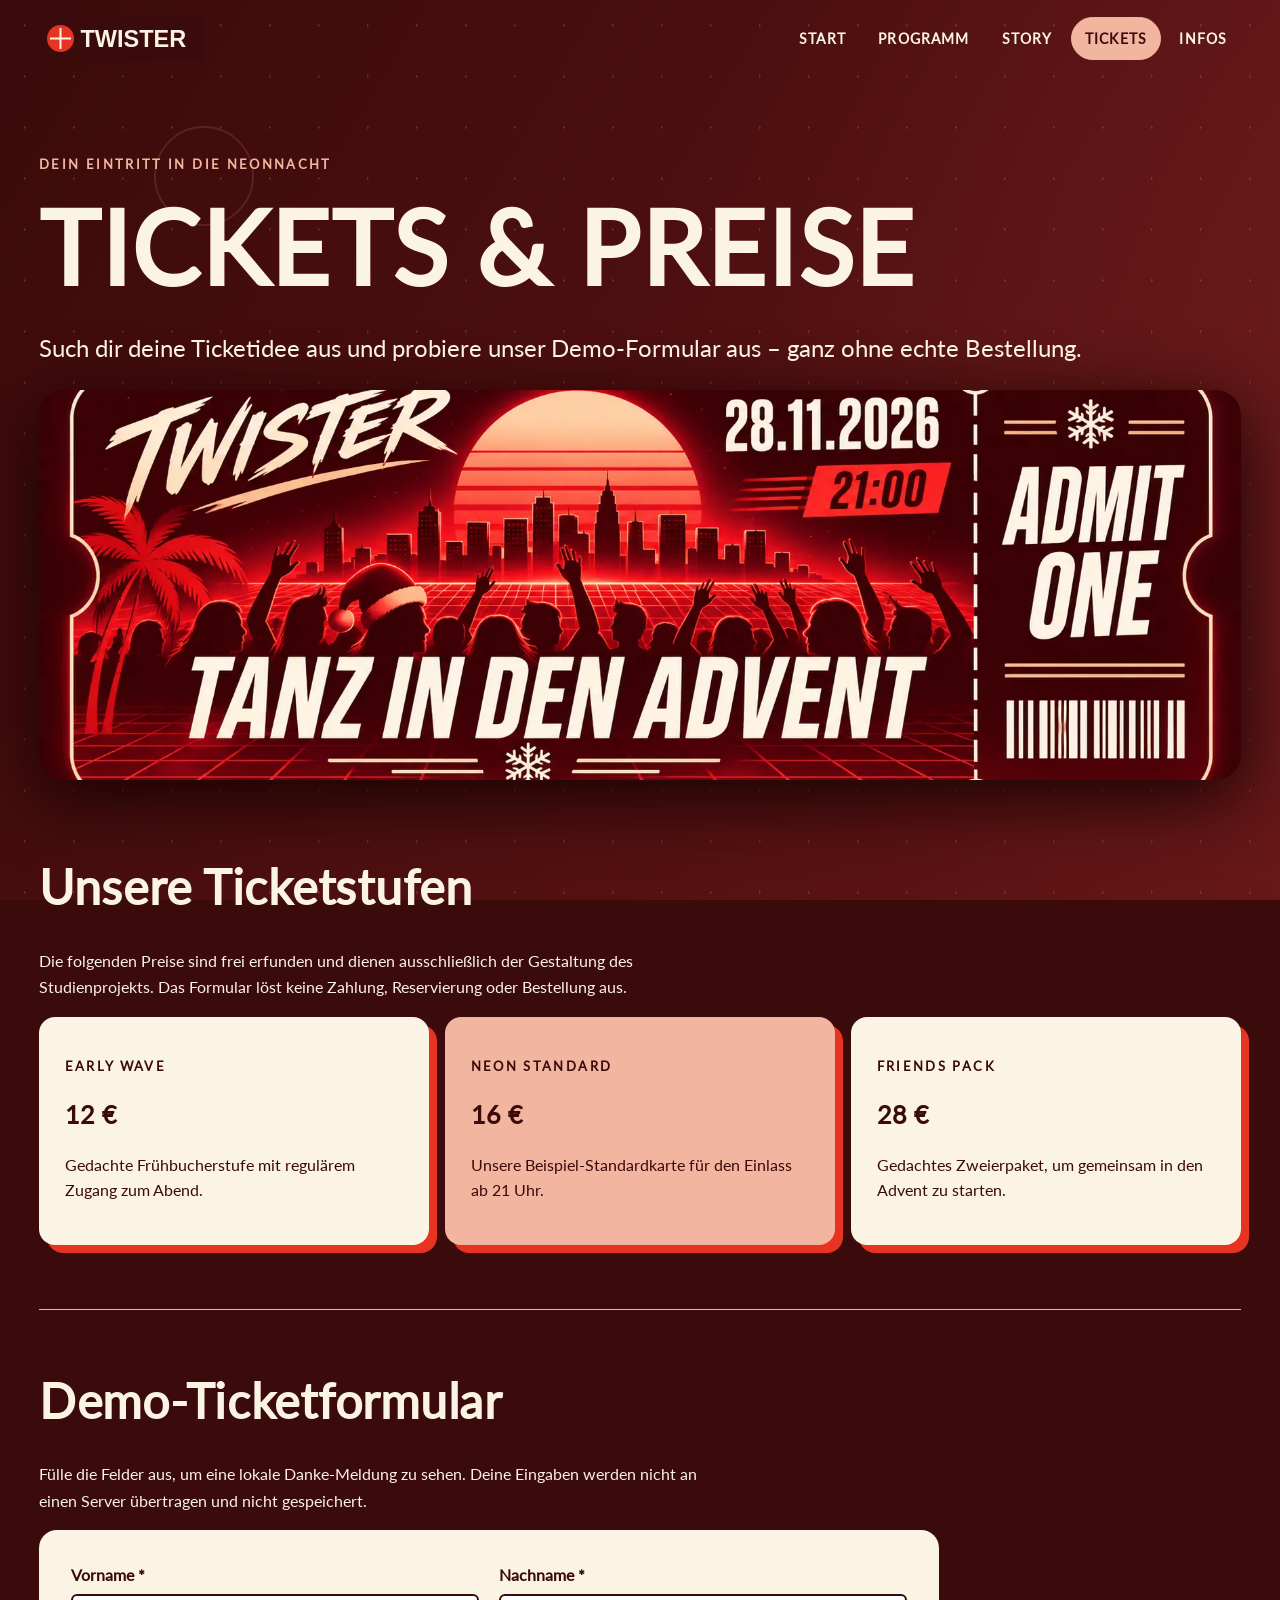
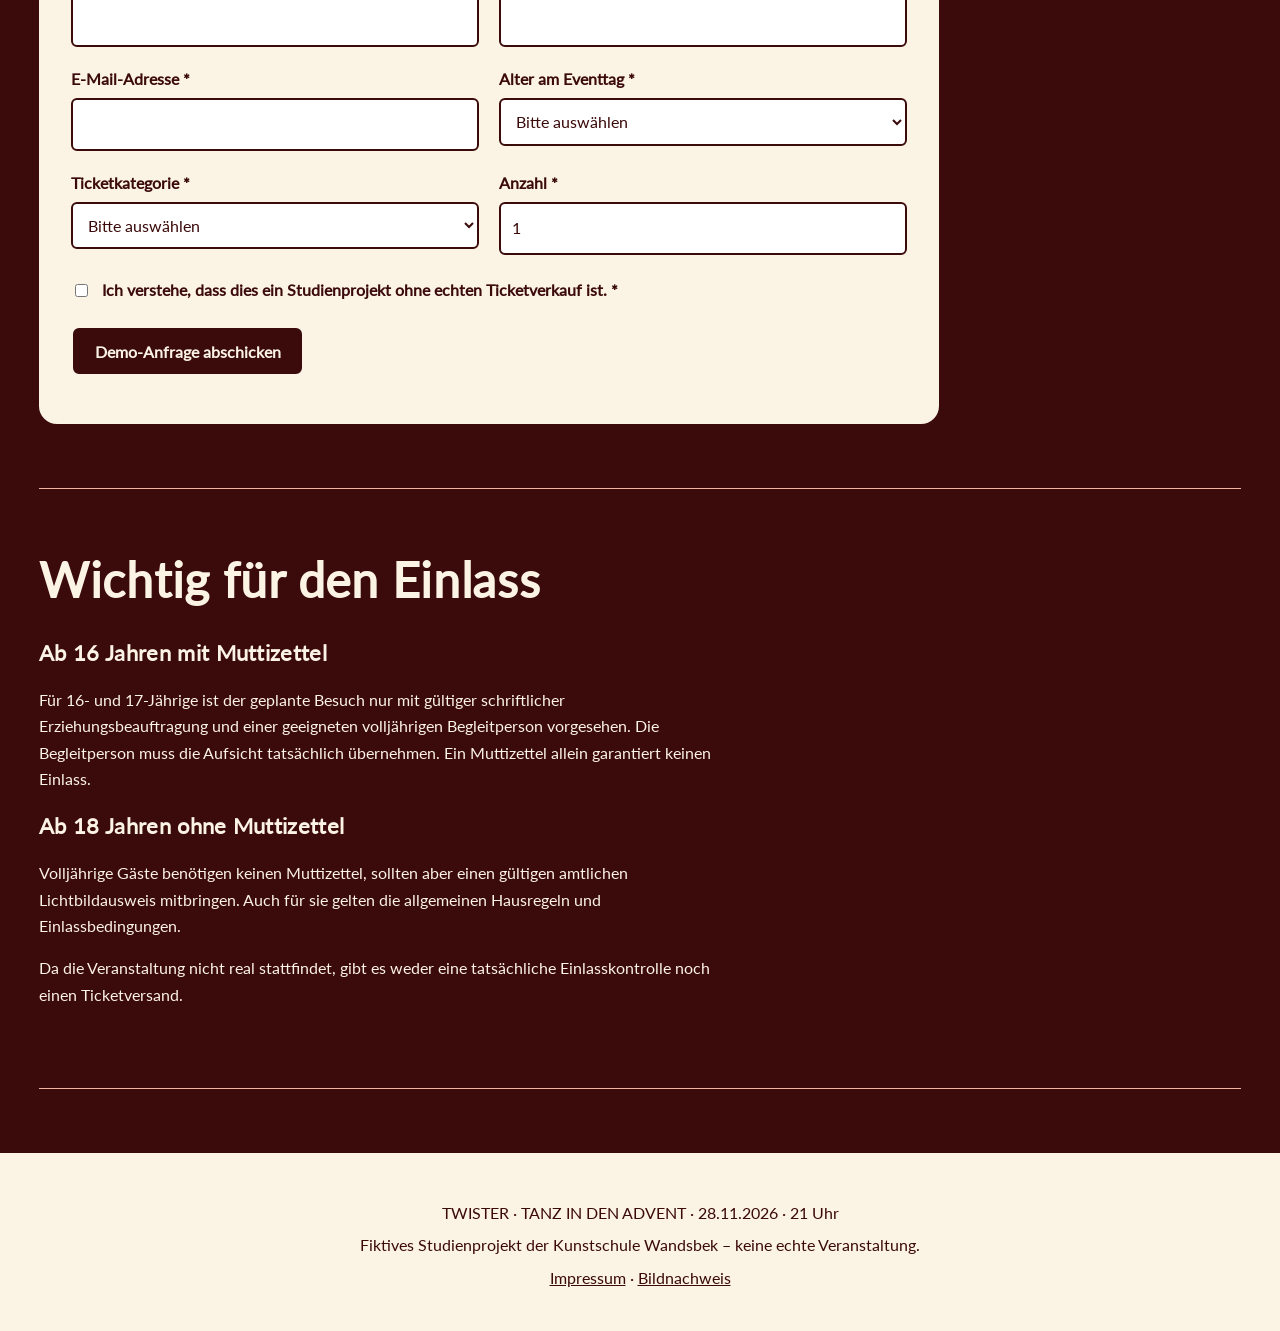
<file: tickets.html>
<!doctype html><html lang="de"><head><meta charset="utf-8"><meta name="viewport" content="width=device-width,initial-scale=1"><title>Tickets & Preise – Twister Adventnacht 2026</title><meta name="description" content="Sieh dir die fiktiven Ticketpreise für Tanz in den Advent an und teste das lokale Formular ohne Zahlung oder echte Buchung."><link rel="icon" href="favicon.png" type="image/png"><link rel="apple-touch-icon" href="apple-touch-icon.png" sizes="180x180"><link rel="stylesheet" href="css/style.css"></head><body><div class="ambient" aria-hidden="true"><i></i><i></i><i></i></div><a class="skip" href="#main">Zum Inhalt springen</a><header class="site-header"><a class="brand" href="index.html" aria-label="Twister Startseite"><img src="assets/svg/logo.svg" alt="Twister Club" width="165" height="45"></a><button class="menu-toggle" type="button" aria-expanded="false" aria-controls="navigation">Menü ☰</button><nav id="navigation" aria-label="Hauptnavigation"><a href="index.html">Start</a><a href="programm.html">Programm</a><a href="story.html">Story</a><a href="tickets.html">Tickets</a><a href="infos.html">Infos</a></nav></header><main id="main"><div class="page-hero"><p class="eyebrow">DEIN EINTRITT IN DIE NEONNACHT</p><h1>TICKETS &amp; PREISE</h1><p class="lead">Such dir deine Ticketidee aus und probiere unser Demo-Formular aus – ganz ohne echte Bestellung.</p><img class="zoomable" src="assets/img/ticket-new.webp" alt="Twister Eintrittsticket im roten Synthwave-Stil mit Adventsmotiv und Datum 28.11.2026" width="1728" height="1024"></div><section ><h2>Unsere Ticketstufen</h2><p>Die folgenden Preise sind frei erfunden und dienen ausschließlich der Gestaltung des Studienprojekts. Das Formular löst keine Zahlung, Reservierung oder Bestellung aus.</p><div class="cards"><article class="tilt"><p class="eyebrow">EARLY WAVE</p><h3>12 €</h3><p>Gedachte Frühbucherstufe mit regulärem Zugang zum Abend.</p></article><article class="tilt featured"><p class="eyebrow">NEON STANDARD</p><h3>16 €</h3><p>Unsere Beispiel-Standardkarte für den Einlass ab 21 Uhr.</p></article><article class="tilt"><p class="eyebrow">FRIENDS PACK</p><h3>28 €</h3><p>Gedachtes Zweierpaket, um gemeinsam in den Advent zu starten.</p></article></div></section><section ><h2>Demo-Ticketformular</h2><p>Fülle die Felder aus, um eine lokale Danke-Meldung zu sehen. Deine Eingaben werden nicht an einen Server übertragen und nicht gespeichert.</p><form id="ticket-form" class="ticket-form"><div class="form-grid"><div><label for="first">Vorname *</label><input id="first" name="first" autocomplete="given-name" required maxlength="80"></div><div><label for="last">Nachname *</label><input id="last" name="last" autocomplete="family-name" required maxlength="80"></div><div><label for="email">E-Mail-Adresse *</label><input id="email" name="email" type="email" autocomplete="email" required></div><div><label for="age">Alter am Eventtag *</label><select id="age" name="age" required><option value="">Bitte auswählen</option><option value="16-17">16–17 Jahre</option><option value="18+">18 Jahre oder älter</option></select></div><div><label for="type">Ticketkategorie *</label><select id="type" name="type" required><option value="">Bitte auswählen</option><option>Early Wave – 12 €</option><option>Neon Standard – 16 €</option><option>Friends Pack – 28 €</option></select></div><div><label for="quantity">Anzahl *</label><input id="quantity" name="quantity" type="number" min="1" max="6" value="1" required></div></div><label class="check"><input type="checkbox" name="understood" required> Ich verstehe, dass dies ein Studienprojekt ohne echten Ticketverkauf ist. *</label><button class="button" type="submit">Demo-Anfrage abschicken</button><p id="form-result" class="form-result" role="status" aria-live="polite"></p></form></section><section ><h2>Wichtig für den Einlass</h2><h3>Ab 16 Jahren mit Muttizettel</h3><p>Für 16- und 17-Jährige ist der geplante Besuch nur mit gültiger schriftlicher Erziehungsbeauftragung und einer geeigneten volljährigen Begleitperson vorgesehen. Die Begleitperson muss die Aufsicht tatsächlich übernehmen. Ein Muttizettel allein garantiert keinen Einlass.</p><h3>Ab 18 Jahren ohne Muttizettel</h3><p>Volljährige Gäste benötigen keinen Muttizettel, sollten aber einen gültigen amtlichen Lichtbildausweis mitbringen. Auch für sie gelten die allgemeinen Hausregeln und Einlassbedingungen.</p><p>Da die Veranstaltung nicht real stattfindet, gibt es weder eine tatsächliche Einlasskontrolle noch einen Ticketversand.</p></section></main><footer class="site-footer"><p>TWISTER · TANZ IN DEN ADVENT · <time datetime="2026-11-28T21:00">28.11.2026 · 21 Uhr</time></p><p>Fiktives Studienprojekt der Kunstschule Wandsbek – keine echte Veranstaltung.</p><a href="infos.html#impressum">Impressum</a> · <a href="infos.html#bildnachweis">Bildnachweis</a></footer><div class="lightbox" id="lightbox" hidden role="dialog" aria-modal="true" aria-label="Bildansicht"><button class="lightbox-close" type="button" aria-label="Bildansicht schließen">×</button><img alt="Vergrößerte Ansicht" width="1000" height="620"></div><script src="js/main.js" defer></script></body></html>
</file>
<file: css/style.css>
@font-face{font-family:LocalLato;src:url('../assets/fonts/lato-local.woff2') format('woff2');font-display:swap} :root{--dunkel:#3B0A0A;--hell:#FBF3E4;--akzent-1:#E63322;--akzent-2:#F2B5A0}*{box-sizing:border-box}html{scroll-behavior:smooth}body{margin:0;background:var(--dunkel);color:var(--hell);font-family:LocalLato,Arial,sans-serif;line-height:1.65;overflow-x:hidden}a{color:var(--hell)}a:hover{text-decoration-color:var(--akzent-2)}:focus-visible{outline:3px solid var(--hell);outline-offset:4px}h1,h2,h3,p{overflow-wrap:break-word}h1,h2,h3{line-height:1.13;letter-spacing:.015em}h1{font-size:clamp(2.8rem,8vw,6.8rem);margin:.12em 0 .25em;font-weight:900}h2{font-size:clamp(1.7rem,4vw,3rem);margin:0 0 .7em}h3{font-size:1.35rem}p{max-width:75ch}em{color:var(--akzent-2);font-style:normal}strong{font-weight:900}.site-header{position:relative;z-index:5;max-width:1250px;margin:auto;padding:1rem 1.5rem;display:flex;align-items:center;justify-content:space-between;gap:1rem}.brand img{display:block;max-width:100%;height:auto}.site-header nav{display:flex;flex-wrap:wrap;gap:.3rem}.site-header nav a{font-size:.9rem;font-weight:900;text-transform:uppercase;letter-spacing:.08em;padding:.55rem .8rem;text-decoration:none;border:1px solid transparent;border-radius:100px}.site-header nav a:hover,.site-header nav a[aria-current=page]{border-color:var(--akzent-2);background:var(--akzent-2);color:var(--dunkel)}.menu-toggle{display:none}.skip{position:absolute;left:1rem;top:-5rem;z-index:20;background:var(--hell);color:var(--dunkel);padding:1rem}.skip:focus{top:1rem}main{position:relative;z-index:1;max-width:1250px;margin:auto;padding:0 1.5rem 4rem}section{padding:4rem 0;border-bottom:1px solid var(--akzent-2)}.hero{min-height:650px;display:grid;grid-template-columns:1fr 1.05fr;align-items:center;gap:2rem}.hero-art img,.page-hero img{border-radius:25px;box-shadow:0 18px 70px #180303;display:block;width:100%;height:auto}.hero-copy{position:relative;z-index:1}.eyebrow{font-weight:900;letter-spacing:.18em;text-transform:uppercase;color:var(--akzent-2);font-size:.82rem}.lead{font-size:clamp(1.15rem,2vw,1.5rem);line-height:1.5}.actions{display:flex;gap:.8rem;flex-wrap:wrap;margin:2rem 0}.button{display:inline-block;border:2px solid var(--hell);border-radius:8px;padding:.85rem 1.35rem;background:var(--hell);color:var(--dunkel);font:900 1rem LocalLato,Arial,sans-serif;text-decoration:none;cursor:pointer;transition:transform .2s,background .2s}.button:hover{transform:translateY(-3px);background:var(--akzent-2);border-color:var(--akzent-2)}.button.secondary{background:transparent;color:var(--hell)}.button.secondary:hover{background:var(--hell);color:var(--dunkel)}.page-hero{padding:4rem 0 1rem}.page-hero img{width:100%;max-height:390px;object-fit:cover}.two-col{display:grid;grid-template-columns:1fr 1fr;gap:2.5rem;align-items:center}.two-col img,figure img{display:block;max-width:100%;height:auto;border-radius:16px}.cards{display:grid;grid-template-columns:repeat(3,minmax(0,1fr));gap:1rem}.cards article{background:var(--hell);color:var(--dunkel);border-radius:16px;padding:1.6rem;box-shadow:8px 8px 0 var(--akzent-1);transform-style:preserve-3d;transition:transform .25s}.cards article .eyebrow{color:var(--dunkel)}.cards article img{max-width:72px}.cards article.featured{background:var(--akzent-2)}.cards article h3{font-size:1.55rem}.cards article p{line-height:1.55}.countdown{font-size:clamp(1.3rem,3vw,2.3rem);font-weight:900;color:var(--dunkel);background:var(--akzent-2);padding:1.2rem;border-radius:12px;display:inline-block}.small{font-size:.9rem}.table-wrap{overflow-x:auto}table{border-collapse:collapse;width:100%;min-width:570px}caption{text-align:left;margin:0 0 .8rem;color:var(--akzent-2)}th,td{text-align:left;padding:1rem;border-bottom:1px solid var(--akzent-2)}thead{background:var(--hell);color:var(--dunkel)}tbody tr:nth-child(even){background:#5d1717}figure{margin:1.5rem 0}figcaption{font-size:.9rem;padding:.7rem 0;color:var(--hell)}.ticket-form{max-width:900px;background:var(--hell);color:var(--dunkel);padding:clamp(1rem,3vw,2rem);border-radius:18px}.form-grid{display:grid;grid-template-columns:1fr 1fr;gap:1.2rem}.ticket-form label{display:block;font-weight:900;margin-bottom:.35rem}.ticket-form input:not([type=checkbox]),.ticket-form select{width:100%;font:inherit;border:2px solid var(--dunkel);border-radius:6px;padding:.7rem;background:#fff;color:var(--dunkel)}.ticket-form .check{display:flex;gap:.7rem;margin:1.4rem 0;align-items:flex-start}.ticket-form .check input{margin-top:.45rem;accent-color:var(--dunkel)}.ticket-form .button{background:var(--dunkel);color:var(--hell)}.form-result{font-weight:900}details{border-bottom:1px solid var(--akzent-2);padding:1rem 0}summary{font-weight:900;cursor:pointer;font-size:1.1rem}details p{padding-left:1rem}.site-footer{position:relative;z-index:1;padding:2.5rem 1.5rem;text-align:center;background:var(--hell);color:var(--dunkel)}.site-footer p{margin:.4rem auto}.site-footer a{color:var(--dunkel)}.not-found{text-align:center;padding:4rem 0}.not-found p{margin-left:auto;margin-right:auto}.not-found img{width:260px;height:auto;max-width:100%}.not-found .actions{justify-content:center}.lightbox{position:fixed;inset:0;background:#190303ed;z-index:30;display:flex;justify-content:center;align-items:center;padding:3rem}.lightbox[hidden]{display:none}.lightbox img{max-width:95%;max-height:90vh;width:auto;height:auto;object-fit:contain}.lightbox-close{position:absolute;right:1.5rem;top:1rem;font-size:2rem;background:var(--hell);color:var(--dunkel);border:0;border-radius:50%;width:50px;height:50px;cursor:pointer}.zoomable{cursor:zoom-in}.ambient{position:fixed;inset:0;overflow:hidden;pointer-events:none;z-index:0;background:radial-gradient(ellipse at 75% 20%,#752121 0%,transparent 45%),linear-gradient(120deg,var(--dunkel),#621515,var(--dunkel));background-size:200% 200%;animation:drift 17s ease-in-out infinite alternate}.ambient i{position:absolute;border:2px solid var(--akzent-2);opacity:.13;border-radius:50%;width:100px;height:100px;animation:float 13s ease-in-out infinite alternate}.ambient i:nth-child(1){top:14%;left:12%}.ambient i:nth-child(2){top:54%;left:79%;width:190px;height:190px;animation-delay:-5s}.ambient i:nth-child(3){top:70%;left:20%;width:60px;height:60px;animation-delay:-9s}body:before{content:'';position:fixed;inset:0;pointer-events:none;z-index:1;opacity:.18;background-image:radial-gradient(var(--akzent-2) 1px,transparent 1px);background-size:49px 51px;animation:stars 22s linear infinite}@keyframes drift{to{background-position:100% 100%}}@keyframes float{to{transform:translate(35px,-65px) rotate(50deg)}}@keyframes stars{to{background-position:120px 100px}}@media(max-width:760px){.site-header{flex-wrap:wrap}.menu-toggle{display:block;background:var(--hell);color:var(--dunkel);border:0;border-radius:6px;padding:.7rem 1rem;font-weight:900;cursor:pointer}.site-header nav{display:none;flex-basis:100%;flex-direction:column}.site-header nav.open{display:flex}.site-header nav a{padding:.7rem}.hero{grid-template-columns:1fr;min-height:0;padding-top:2rem}.hero-art{order:-1}.hero-art img{max-height:330px;object-fit:cover}.two-col,.cards,.form-grid{grid-template-columns:1fr}.page-hero{padding-top:2rem}section{padding:2.5rem 0}main{padding:0 1rem 3rem}.site-header{padding:1rem}}@media(prefers-reduced-motion:reduce){*,*:before,*:after{animation:none!important;transition:none!important;scroll-behavior:auto!important}}@media print{.site-header,.site-footer,.ambient,.actions,.lightbox,.menu-toggle{display:none!important}body{background:white;color:black}main{max-width:100%;padding:0}section{break-inside:avoid}h1,h2,h3{color:black}a{color:black}table{min-width:0}thead{color:black;background:#ddd}}
/* Optimierte Smartphone- und Tablet-Ansicht */
img,video,svg{max-width:100%}
.hero,.two-col,.cards,.form-grid{min-width:0}
.hero>*,.two-col>*,.cards>*,.form-grid>*{min-width:0}
.table-wrap{max-width:100%;-webkit-overflow-scrolling:touch;overscroll-behavior-x:contain}
@media(max-width:960px){
 .site-header{gap:.65rem}
 .site-header nav a{letter-spacing:.025em;padding:.55rem}
 .hero{min-height:0}
 .cards{grid-template-columns:repeat(2,minmax(0,1fr))}
}
@media(max-width:760px){
 html{scroll-padding-top:1rem}
 .site-header{display:grid;grid-template-columns:minmax(0,1fr) auto;align-items:center;gap:.5rem 1rem}
 .site-header .brand{min-width:0;max-width:170px}
 .site-header .brand img{width:100%;height:auto}
 .menu-toggle{display:inline-flex;align-items:center;justify-content:center;min-height:44px;min-width:88px;grid-column:2;grid-row:1}
 .site-header nav{grid-column:1/-1;grid-row:2;width:100%;min-width:0;gap:.25rem;padding:.5rem;background:var(--dunkel);border:1px solid var(--akzent-2);border-radius:12px}
 .site-header nav a{display:block;min-height:44px;padding:.65rem .9rem}
 main{width:100%;padding-inline:1rem}
 h1{font-size:clamp(2.15rem,10vw,4.3rem);overflow-wrap:anywhere}
 h2{font-size:clamp(1.55rem,7vw,2.5rem)}
 .hero{display:flex;flex-direction:column;align-items:stretch;gap:1.25rem;padding-top:1rem}
 .hero-art{order:0;width:100%}
 .hero-art img{max-height:none;aspect-ratio:16/10;object-fit:cover}
 .page-hero{padding-top:1.4rem}
 .page-hero img{max-height:260px}
 .two-col{grid-template-columns:minmax(0,1fr);gap:1.3rem}
 .cards{grid-template-columns:minmax(0,1fr)}
 .cards article{padding:1.25rem;box-shadow:5px 5px 0 var(--akzent-1)}
 .form-grid{grid-template-columns:minmax(0,1fr)}
 .ticket-form{width:100%;max-width:100%;padding:1rem}
 .actions{gap:.65rem}
 .actions .button{flex:1 1 190px;text-align:center}
 .countdown{max-width:100%;font-size:clamp(1rem,4.5vw,1.5rem);overflow-wrap:anywhere}
 .table-wrap{position:relative;margin-inline:-.25rem;padding-bottom:.4rem}
 .table-wrap table{min-width:540px;font-size:.92rem}
 th,td{padding:.75rem}
 section{padding:2.2rem 0}
 .lightbox{padding:3.5rem .6rem 1rem}
 .lightbox img{max-width:100%;max-height:78dvh}
 .lightbox-close{top:.5rem;right:.65rem}
 .site-footer{padding:2rem 1rem}
}
@media(max-width:390px){
 .site-header{padding:.75rem}
 main{padding-inline:.8rem}
 h1{font-size:clamp(2rem,9.6vw,2.8rem)}
 .eyebrow{letter-spacing:.09em}
 .button{padding:.8rem .9rem}
 .page-hero img{max-height:200px}
}

.performer-section figure{margin:1.2rem 0;max-width:800px}.performer-image{display:block;width:100%;height:auto;border-radius:18px;border:1px solid var(--akzent-2)}.performer-section figcaption{margin-top:.65rem;color:var(--hell);font-size:.9rem}
</file>
